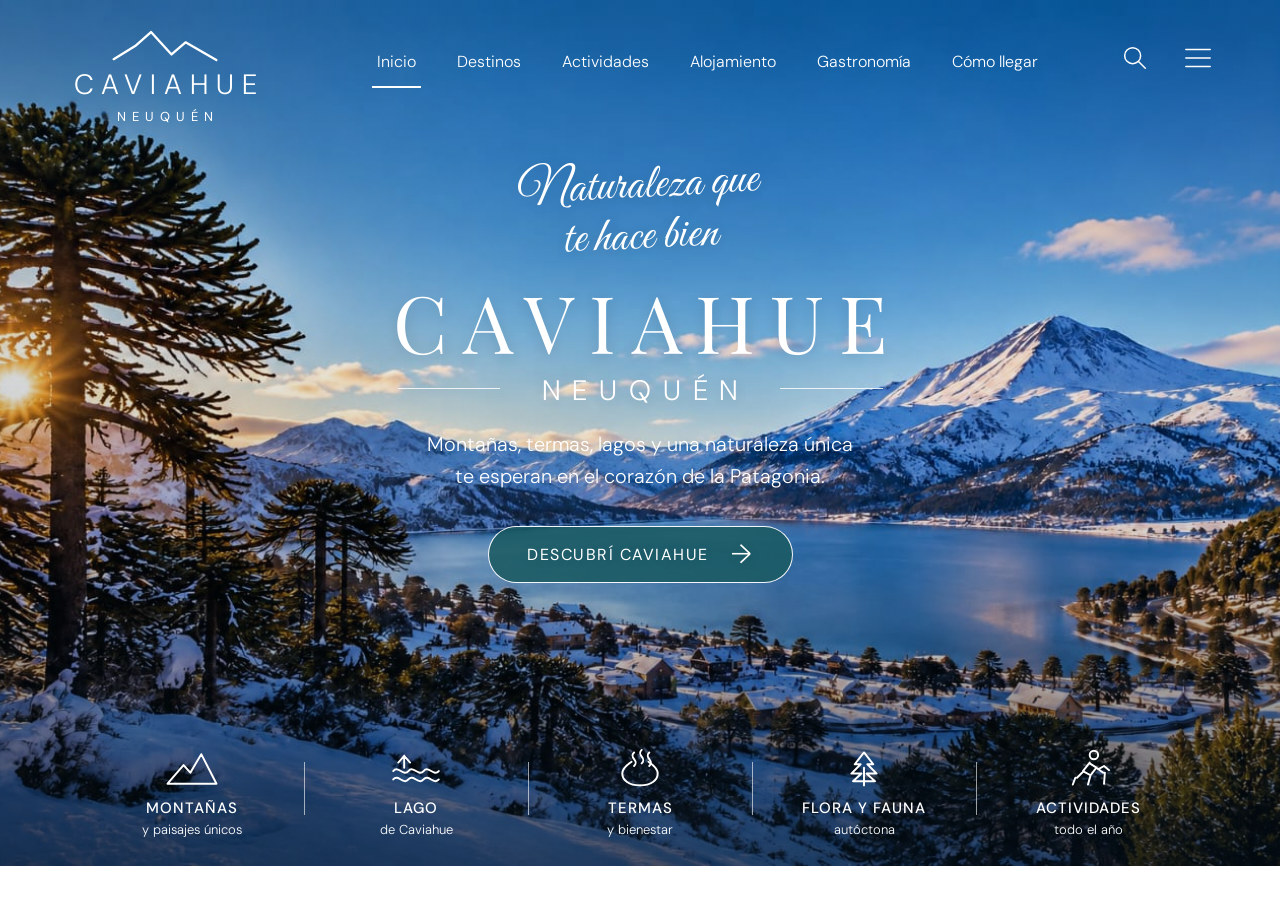
<file: index.html>
<!DOCTYPE html>
<html lang="es">
<head>
    <meta charset="UTF-8">
    <meta name="viewport" content="width=device-width, initial-scale=1.0">
    <title>Caviahue | Neuquén</title>

    <link rel="stylesheet" href="style.css">

    <link rel="preconnect" href="https://fonts.googleapis.com">
    <link rel="preconnect" href="https://fonts.gstatic.com" crossorigin>
    <link href="https://fonts.googleapis.com/css2?family=DM+Sans:wght@300;400;500;600&family=Great+Vibes&family=Playfair+Display:wght@400;500&display=swap" rel="stylesheet">
</head>
<body>

    <main class="hero" id="inicio">

        <div class="overlay"></div>

        <!-- ENCABEZADO -->
        <header class="header">

            <a class="brand" href="index.html">
                <svg class="brand-mountain" viewBox="0 0 120 42">
                    <path d="M5 34 28 20 45 5 67 29 82 16 115 35"/>
                </svg>
                <span class="brand-name">CAVIAHUE</span>
                <span class="brand-region">NEUQUÉN</span>
            </a>

            <nav class="nav" aria-label="Menú principal">
                <a class="active" href="index.html">Inicio</a>
                <a href="destinos.html">Destinos</a>
                <a href="actividades.html">Actividades</a>
                <a href="alojamiento.html">Alojamiento</a>
                <a href="gastronomia.html">Gastronomía</a>
                <a href="como-llegar.html">Cómo llegar</a>
            </nav>

            <div class="header-actions">

                <button class="icon-button" type="button"
                    aria-label="Buscar"
                    onclick="document.querySelector('.search-panel').classList.toggle('show')">
                    <svg viewBox="0 0 32 32">
                        <circle cx="13.5" cy="13.5" r="8.5"/>
                        <path d="m20 20 7 7"/>
                    </svg>
                </button>

                <button class="icon-button menu-toggle" type="button"
                    aria-label="Abrir menú"
                    onclick="document.querySelector('.nav').classList.toggle('nav-open')">
                    <svg viewBox="0 0 32 32">
                        <path d="M3 7h26M3 16h26M3 25h26"/>
                    </svg>
                </button>

            </div>

            <form class="search-panel" onsubmit="event.preventDefault(); alert('Próximamente: búsqueda de destinos.');">
                <input type="search" placeholder="¿Qué querés descubrir?">
                <button type="submit">Buscar</button>
            </form>

        </header>

        <!-- CONTENIDO CENTRAL -->
        <section class="hero-content">

            <p class="script-line">
                Naturaleza que<br>
                te hace bien
            </p>

            <h1>CAVIAHUE</h1>

            <div class="region-title">
                <span></span>
                <p>NEUQUÉN</p>
                <span></span>
            </div>

            <p class="intro">
                Montañas, termas, lagos y una naturaleza única<br class="desktop-break">
                te esperan en el corazón de la Patagonia.
            </p>

            <a class="discover-button" href="destinos.html">
                DESCUBRÍ CAVIAHUE
                <span>→</span>
            </a>

        </section>

        <!-- ACCESOS INFERIORES -->
        <nav class="highlights" aria-label="Experiencias">

            <a class="highlight" href="destinos.html">
                <svg viewBox="0 0 64 48">
                    <path d="M3 42 22 20 30 29 43 7 61 42H3Z"/>
                </svg>
                <strong>MONTAÑAS</strong>
                <span>y paisajes únicos</span>
            </a>

            <a class="highlight" href="destinos.html#lago">
                <svg viewBox="0 0 64 48">
                    <path d="M5 27c6-7 12 7 18 0s12 7 18 0 12 7 18 0"/>
                    <path d="M5 37c6-7 12 7 18 0s12 7 18 0 12 7 18 0"/>
                    <path d="M11 17l7-8 7 8M18 9v14"/>
                </svg>
                <strong>LAGO</strong>
                <span>de Caviahue</span>
            </a>

            <a class="highlight" href="actividades.html#termas">
                <svg viewBox="0 0 64 48">
                    <path d="M32 44c-13 0-21-6-21-14 0-6 5-10 11-14"/>
                    <path d="M32 44c13 0 21-6 21-14 0-6-5-10-11-14"/>
                    <path d="M25 5c-7 7 7 9 0 16"/>
                    <path d="M34 2c-7 7 7 9 0 16"/>
                    <path d="M43 5c-7 7 7 9 0 16"/>
                </svg>
                <strong>TERMAS</strong>
                <span>y bienestar</span>
            </a>

            <a class="highlight" href="destinos.html#flora-fauna">
                <svg viewBox="0 0 64 48">
                    <path d="M32 44V23M32 5 21 19h7L17 30h12L19 39h26L35 30h12L36 19h7L32 5Z"/>
                </svg>
                <strong>FLORA Y FAUNA</strong>
                <span>autóctona</span>
            </a>

            <a class="highlight" href="actividades.html">
                <svg viewBox="0 0 64 48">
                    <circle cx="39" cy="8" r="5"/>
                    <path d="m34 17-8 10 9 5 7-9 8 6M34 18l8 5M27 27l-8 8M35 32l-3 11M44 25l7-4 6 5M17 35l-3 8M52 29l-1 13"/>
                </svg>
                <strong>ACTIVIDADES</strong>
                <span>todo el año</span>
            </a>

        </nav>

    </main>

</body>
</html>
</file>
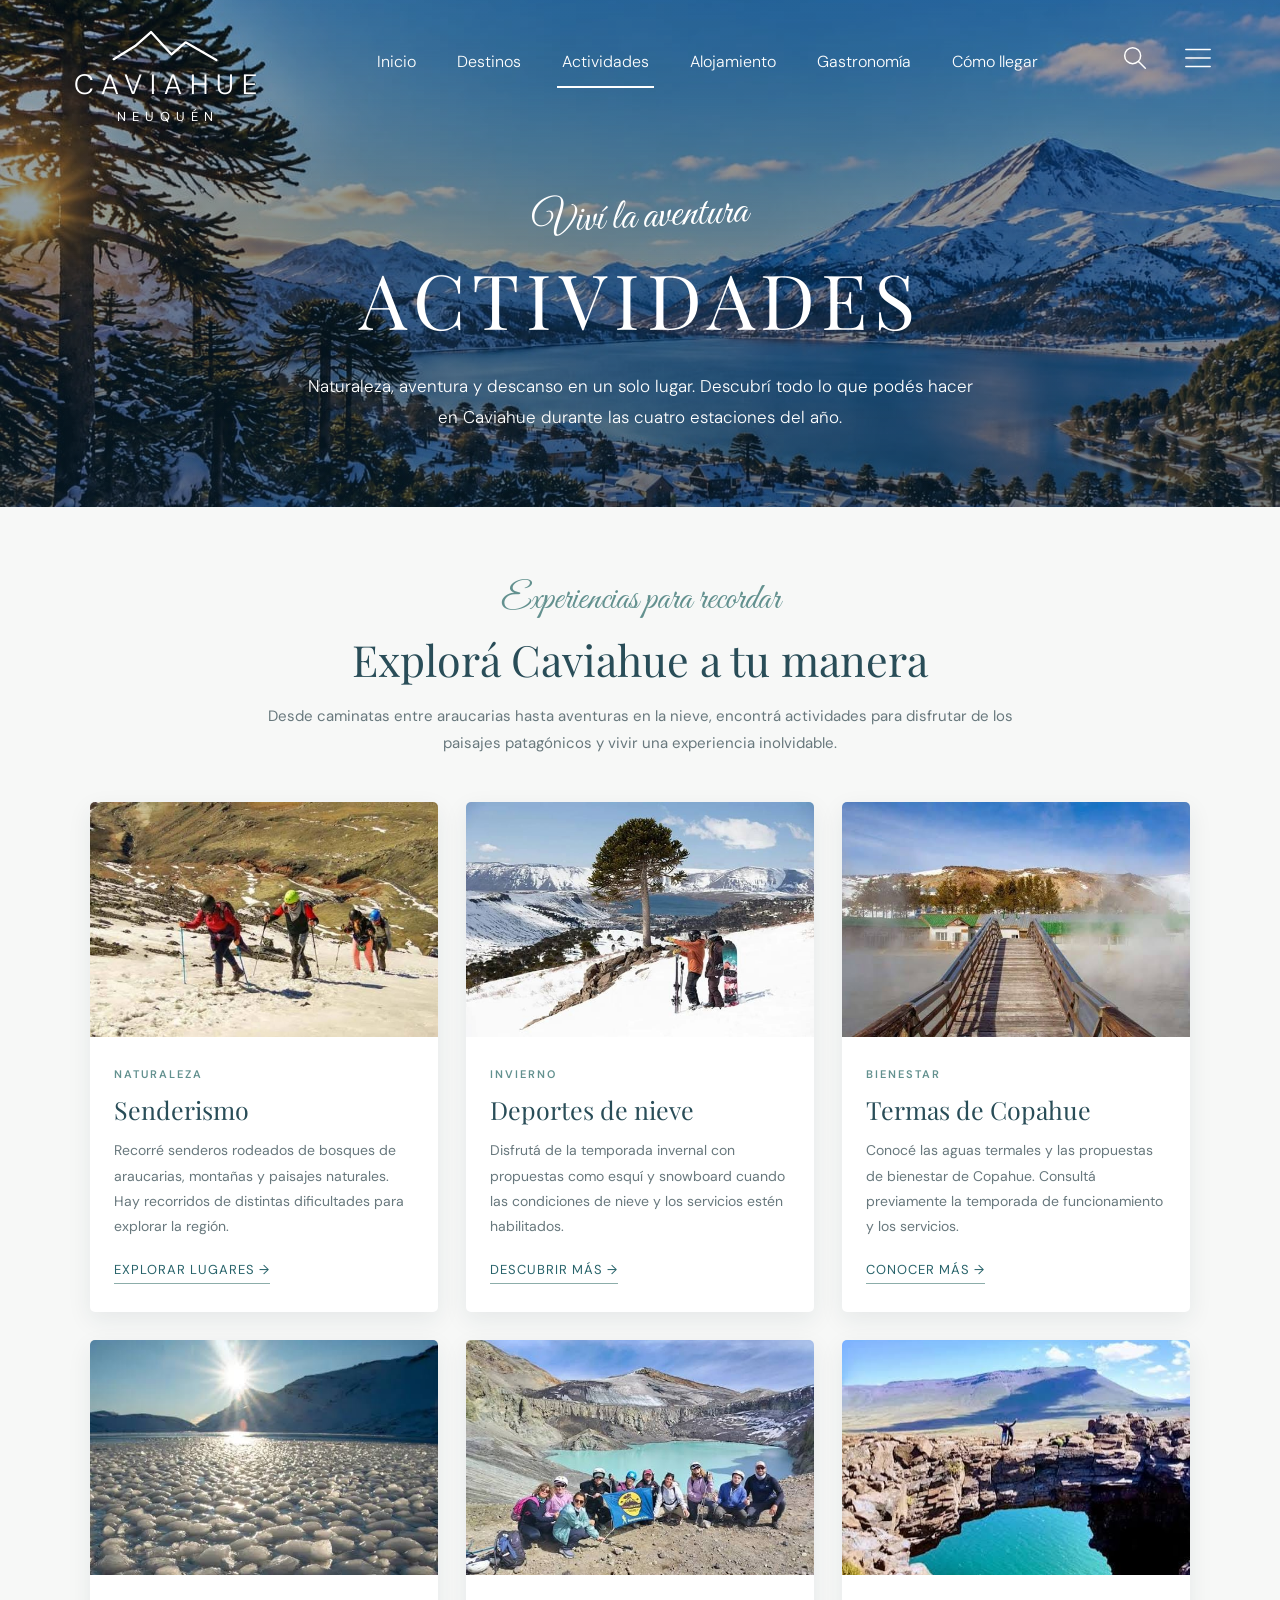
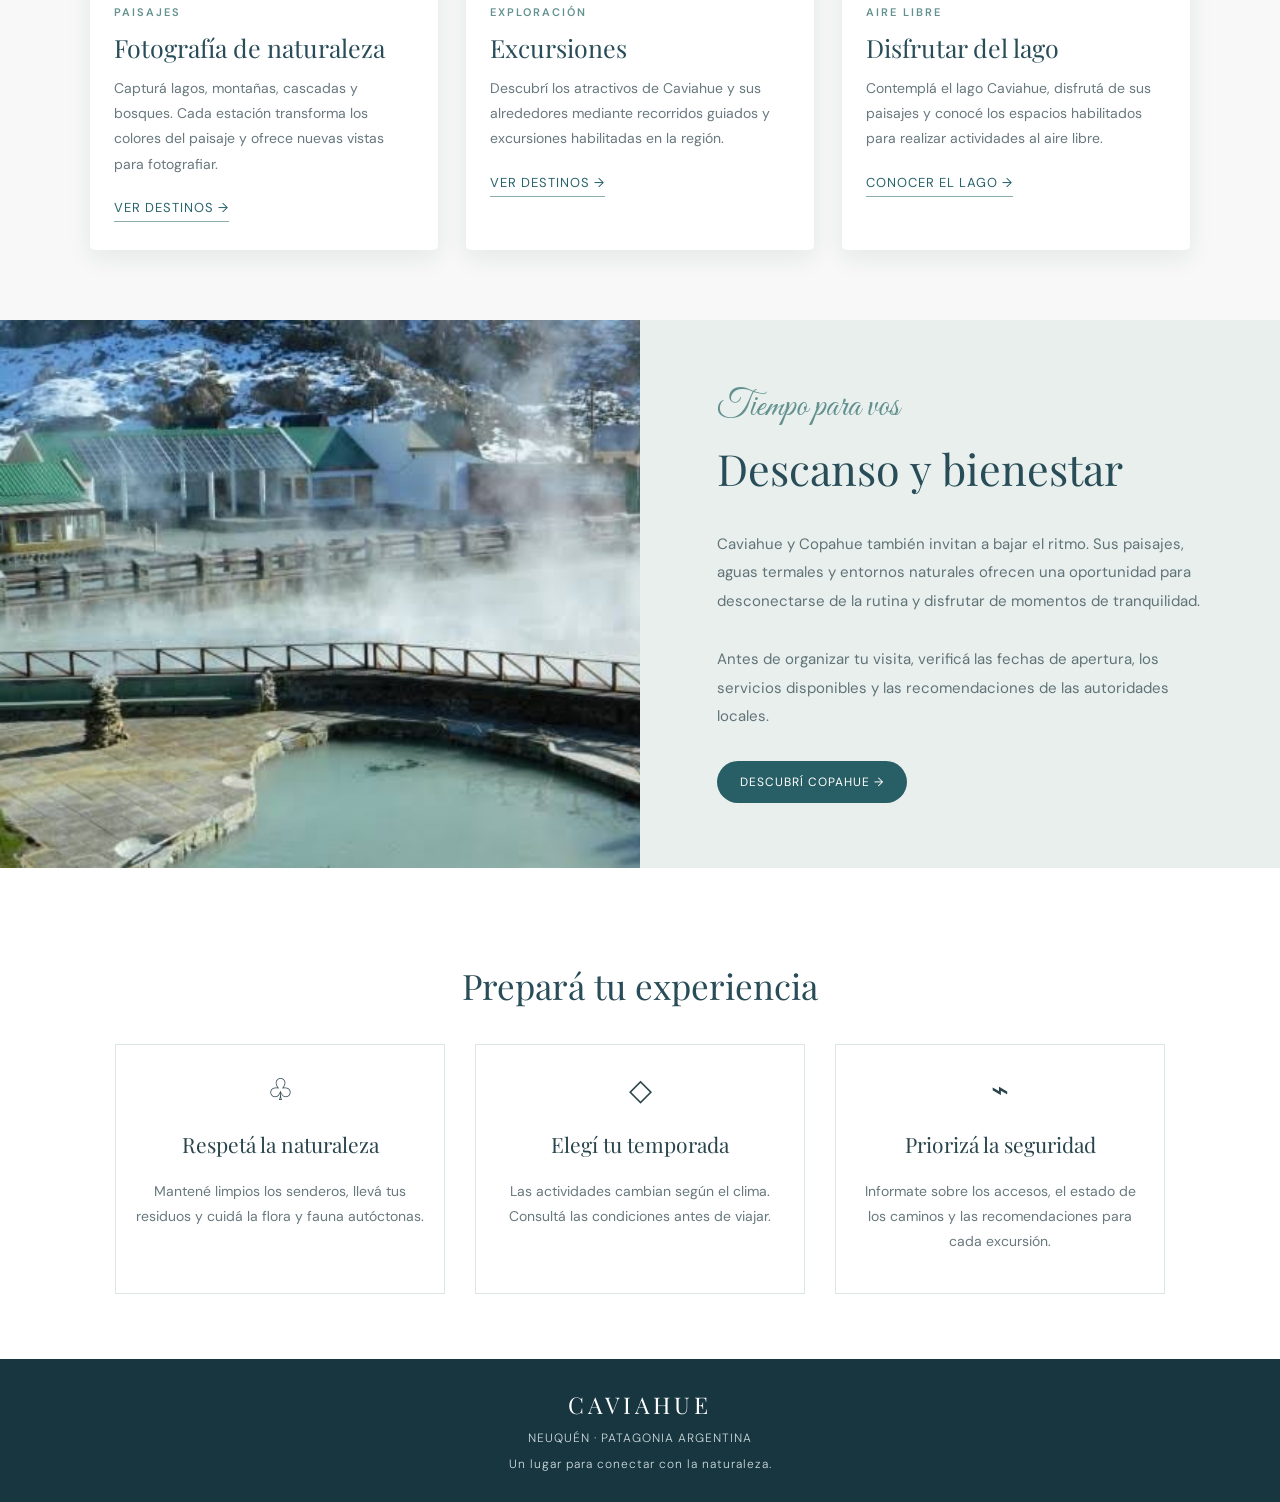
<file: actividades.html>
<!DOCTYPE html>
<html lang="es">
<head>
    <meta charset="UTF-8">
    <meta name="viewport" content="width=device-width, initial-scale=1.0">
    <title>Actividades | Caviahue - Neuquén</title>

    <link rel="stylesheet" href="style.css">

    <link rel="preconnect" href="https://fonts.googleapis.com">
    <link rel="preconnect" href="https://fonts.gstatic.com" crossorigin>
    <link href="https://fonts.googleapis.com/css2?family=DM+Sans:wght@300;400;500;600&family=Great+Vibes&family=Playfair+Display:wght@400;500&display=swap" rel="stylesheet">

    <style>
        /* PORTADA */
        .activities-hero {
            min-height: 470px;
            position: relative;
            background:
                linear-gradient(rgba(8, 36, 53, .35), rgba(8, 36, 53, .58)),
                url('img/fondo-caviahue.jpeg') center / cover no-repeat;
        }

        .activities-intro {
            position: relative;
            z-index: 1;
            text-align: center;
            padding: 45px 20px 75px;
        }

        .activities-intro .script-line {
            font-family: 'Great Vibes', cursive;
            font-size: 43px;
            margin: 0 0 8px;
        }

        .activities-intro h1 {
            margin: 0;
            font-family: 'Playfair Display', Georgia, serif;
            font-weight: 400;
            font-size: clamp(43px, 6vw, 76px);
            letter-spacing: 7px;
        }

        .activities-intro p {
            max-width: 680px;
            margin: 22px auto 0;
            font-size: 17px;
            line-height: 1.8;
            font-weight: 300;
        }

        /* INTRODUCCIÓN */
        .activities-main {
            background: #f7f8f7;
            color: #29444c;
            padding: 70px 7%;
        }

        .activities-heading {
            text-align: center;
            margin: 0 auto 45px;
            max-width: 760px;
        }

        .activities-heading span {
            color: #63918f;
            font-family: 'Great Vibes', cursive;
            font-size: 36px;
        }

        .activities-heading h2 {
            margin: 8px 0 15px;
            font-family: 'Playfair Display', Georgia, serif;
            font-weight: 400;
            font-size: clamp(30px, 4vw, 43px);
            color: #294d58;
        }

        .activities-heading p {
            color: #68787d;
            font-size: 15px;
            line-height: 1.8;
        }

        /* TARJETAS */
        .activities-grid {
            max-width: 1250px;
            margin: auto;
            display: grid;
            grid-template-columns: repeat(3, minmax(0, 1fr));
            gap: 28px;
        }

        .activity-card {
            background: #fff;
            overflow: hidden;
            border-radius: 5px;
            box-shadow: 0 8px 25px rgba(25, 54, 64, .08);
            transition: transform .25s, box-shadow .25s;
        }

        .activity-card:hover {
            transform: translateY(-5px);
            box-shadow: 0 14px 30px rgba(25, 54, 64, .14);
        }

        .activity-card img {
            display: block;
            width: 100%;
            height: 235px;
            object-fit: cover;
            background: #dce6e7;
        }

        .activity-content {
            padding: 25px 24px 28px;
        }

        .activity-category {
            color: #63918f;
            font-size: 11px;
            font-weight: 600;
            letter-spacing: 2px;
            text-transform: uppercase;
        }

        .activity-content h3 {
            margin: 10px 0 12px;
            font-family: 'Playfair Display', Georgia, serif;
            font-size: 25px;
            font-weight: 400;
            color: #294d58;
        }

        .activity-content p {
            margin: 0;
            color: #68787d;
            font-size: 14px;
            line-height: 1.8;
        }

        .activity-link {
            display: inline-block;
            margin-top: 22px;
            padding-bottom: 5px;
            color: #28636a;
            border-bottom: 1px solid #8cadaa;
            font-size: 13px;
            letter-spacing: 1px;
        }

        .activity-link:hover {
            color: #152f36;
        }

        /* TERMAS */
        .wellness {
            display: grid;
            grid-template-columns: 1fr 1fr;
            background: #e8efec;
            color: #29444c;
        }

        .wellness img {
            display: block;
            width: 100%;
            height: 100%;
            min-height: 350px;
            object-fit: cover;
            background: #dce6e7;
        }

        .wellness-content {
            padding: 65px clamp(25px, 6vw, 85px);
            display: flex;
            flex-direction: column;
            justify-content: center;
        }

        .wellness-content span {
            font-family: 'Great Vibes', cursive;
            font-size: 35px;
            color: #63918f;
        }

        .wellness-content h2 {
            margin: 10px 0 18px;
            font-family: 'Playfair Display', Georgia, serif;
            font-size: clamp(30px, 4vw, 43px);
            font-weight: 400;
            color: #294d58;
        }

        .wellness-content p {
            color: #617378;
            font-size: 15px;
            line-height: 1.9;
        }

        .wellness-content a {
            align-self: flex-start;
            margin-top: 15px;
            padding: 13px 23px;
            background: #285e65;
            color: white;
            border-radius: 30px;
            font-size: 12px;
            letter-spacing: 1px;
            transition: background .2s;
        }

        .wellness-content a:hover {
            background: #183e45;
        }

        /* RECOMENDACIONES */
        .activity-tips {
            padding: 65px 7%;
            background: #fff;
            color: #29444c;
            text-align: center;
        }

        .activity-tips h2 {
            font-family: 'Playfair Display', Georgia, serif;
            font-size: 35px;
            font-weight: 400;
            color: #294d58;
        }

        .tips-grid {
            max-width: 1050px;
            margin: 35px auto 0;
            display: grid;
            grid-template-columns: repeat(3, 1fr);
            gap: 30px;
        }

        .tip {
            padding: 25px 20px;
            border: 1px solid #dce6e3;
        }

        .tip .tip-icon {
            display: block;
            font-size: 30px;
            margin-bottom: 12px;
        }

        .tip h3 {
            font-family: 'Playfair Display', Georgia, serif;
            font-size: 21px;
            font-weight: 400;
        }

        .tip p {
            color: #68787d;
            font-size: 14px;
            line-height: 1.8;
        }

        /* PIE DE PÁGINA */
        .footer {
            padding: 30px 20px;
            background: #173640;
            color: white;
            text-align: center;
        }

        .footer strong {
            display: block;
            font-family: 'Playfair Display', Georgia, serif;
            font-size: 23px;
            font-weight: 400;
            letter-spacing: 4px;
        }

        .footer p {
            margin: 10px 0 0;
            font-size: 12px;
            font-weight: 300;
            letter-spacing: 1px;
            color: #d0dcde;
        }

        /* ADAPTACIÓN A TABLETS */
        @media (max-width: 950px) {
            .activities-grid {
                grid-template-columns: repeat(2, minmax(0, 1fr));
            }

            .activities-main {
                padding: 55px 5%;
            }
        }

        /* ADAPTACIÓN A CELULARES */
        @media (max-width: 760px) {
            .activities-hero {
                min-height: 430px;
                background-position: center;
            }

            .activities-intro {
                padding: 55px 18px 65px;
            }

            .activities-intro .script-line {
                font-size: 35px;
            }

            .activities-intro h1 {
                font-size: clamp(35px, 9vw, 55px);
                letter-spacing: 3px;
            }

            .activities-intro p {
                font-size: 15px;
            }

            .activities-grid {
                grid-template-columns: 1fr;
                gap: 24px;
            }

            .activity-card img {
                height: 225px;
            }

            .wellness {
                grid-template-columns: 1fr;
            }

            .wellness img {
                min-height: 250px;
                height: 250px;
            }

            .wellness-content {
                padding: 40px 25px;
            }

            .tips-grid {
                grid-template-columns: 1fr;
                gap: 15px;
            }

            .activity-tips {
                padding: 45px 6%;
            }
        }
    </style>
</head>

<body>

    <!-- PORTADA -->
    <section class="activities-hero">

        <div class="overlay"></div>

        <header class="header">

            <a class="brand" href="index.html">
                <svg class="brand-mountain" viewBox="0 0 120 42">
                    <path d="M5 34 28 20 45 5 67 29 82 16 115 35"/>
                </svg>
                <span class="brand-name">CAVIAHUE</span>
                <span class="brand-region">NEUQUÉN</span>
            </a>

            <nav class="nav" aria-label="Menú principal">
                <a href="index.html">Inicio</a>
                <a href="destinos.html">Destinos</a>
                <a class="active" href="actividades.html">Actividades</a>
                <a href="alojamiento.html">Alojamiento</a>
                <a href="gastronomia.html">Gastronomía</a>
                <a href="como-llegar.html">Cómo llegar</a>
            </nav>

            <div class="header-actions">

                <button class="icon-button" type="button"
                    aria-label="Buscar"
                    onclick="document.querySelector('.search-panel').classList.toggle('show')">
                    <svg viewBox="0 0 32 32">
                        <circle cx="13.5" cy="13.5" r="8.5"/>
                        <path d="m20 20 7 7"/>
                    </svg>
                </button>

                <button class="icon-button menu-toggle" type="button"
                    aria-label="Abrir menú"
                    onclick="document.querySelector('.nav').classList.toggle('nav-open')">
                    <svg viewBox="0 0 32 32">
                        <path d="M3 7h26M3 16h26M3 25h26"/>
                    </svg>
                </button>

            </div>

            <form class="search-panel"
                onsubmit="event.preventDefault(); alert('Próximamente: búsqueda de actividades.');">
                <input type="search" placeholder="¿Qué querés descubrir?">
                <button type="submit">Buscar</button>
            </form>

        </header>

        <div class="activities-intro">
            <div class="script-line">Viví la aventura</div>
            <h1>ACTIVIDADES</h1>
            <p>
                Naturaleza, aventura y descanso en un solo lugar.
                Descubrí todo lo que podés hacer en Caviahue
                durante las cuatro estaciones del año.
            </p>
        </div>

    </section>

    <!-- ACTIVIDADES PRINCIPALES -->
    <main class="activities-main">

        <section class="activities-heading">
            <span>Experiencias para recordar</span>
            <h2>Explorá Caviahue a tu manera</h2>
            <p>
                Desde caminatas entre araucarias hasta aventuras en la nieve,
                encontrá actividades para disfrutar de los paisajes
                patagónicos y vivir una experiencia inolvidable.
            </p>
        </section>

        <section class="activities-grid">

            <!-- SENDERISMO -->
            <article class="activity-card">
                <img src="img/senderismo.jpeg"
                    alt="Senderos entre montañas y bosques">

                <div class="activity-content">
                    <span class="activity-category">Naturaleza</span>
                    <h3>Senderismo</h3>
                    <p>
                        Recorré senderos rodeados de bosques de araucarias,
                        montañas y paisajes naturales. Hay recorridos de
                        distintas dificultades para explorar la región.
                    </p>
                    <a class="activity-link" href="destinos.html">EXPLORAR LUGARES →</a>
                </div>
            </article>

            <!-- NIEVE -->
            <article class="activity-card">
                <img src="img/deportes-de-nieve.jpeg"
                    alt="Actividades de invierno en la nieve">

                <div class="activity-content">
                    <span class="activity-category">Invierno</span>
                    <h3>Deportes de nieve</h3>
                    <p>
                        Disfrutá de la temporada invernal con propuestas
                        como esquí y snowboard cuando las condiciones
                        de nieve y los servicios estén habilitados.
                    </p>
                    <a class="activity-link" href="destinos.html">DESCUBRIR MÁS →</a>
                </div>
            </article>

            <!-- TERMAS -->
            <article class="activity-card" id="termas">
                <img src="img/termas.jpeg"
                    alt="Aguas termales de Copahue">

                <div class="activity-content">
                    <span class="activity-category">Bienestar</span>
                    <h3>Termas de Copahue</h3>
                    <p>
                        Conocé las aguas termales y las propuestas de
                        bienestar de Copahue. Consultá previamente
                        la temporada de funcionamiento y los servicios.
                    </p>
                    <a class="activity-link" href="#bienestar">CONOCER MÁS →</a>
                </div>
            </article>

            <!-- FOTOGRAFÍA -->
            <article class="activity-card">
                <img src="img/naturaleza.jpeg"
                    alt="Paisajes naturales de Caviahue">

                <div class="activity-content">
                    <span class="activity-category">Paisajes</span>
                    <h3>Fotografía de naturaleza</h3>
                    <p>
                        Capturá lagos, montañas, cascadas y bosques.
                        Cada estación transforma los colores del paisaje
                        y ofrece nuevas vistas para fotografiar.
                    </p>
                    <a class="activity-link" href="destinos.html">VER DESTINOS →</a>
                </div>
            </article>

            <!-- EXCURSIONES -->
            <article class="activity-card">
                <img src="img/excursiones.jpeg"
                    alt="Excursiones por la Patagonia">

                <div class="activity-content">
                    <span class="activity-category">Exploración</span>
                    <h3>Excursiones</h3>
                    <p>
                        Descubrí los atractivos de Caviahue y sus
                        alrededores mediante recorridos guiados
                        y excursiones habilitadas en la región.
                    </p>
                    <a class="activity-link" href="destinos.html">VER DESTINOS →</a>
                </div>
            </article>

            <!-- LAGO -->
            <article class="activity-card">
                <img src="img/disfrutar-lago.jpeg"
                    alt="Lago Caviahue y sus alrededores">

                <div class="activity-content">
                    <span class="activity-category">Aire libre</span>
                    <h3>Disfrutar del lago</h3>
                    <p>
                        Contemplá el lago Caviahue, disfrutá de sus
                        paisajes y conocé los espacios habilitados
                        para realizar actividades al aire libre.
                    </p>
                    <a class="activity-link" href="destinos.html#lago">CONOCER EL LAGO →</a>
                </div>
            </article>

        </section>

    </main>

    <!-- BIENESTAR -->
    <section class="wellness" id="bienestar">

        <img src="img/entorno-zona-termal.jpeg"
            alt="Entorno natural de la zona termal">

        <div class="wellness-content">
            <span>Tiempo para vos</span>
            <h2>Descanso y bienestar</h2>
            <p>
                Caviahue y Copahue también invitan a bajar el ritmo.
                Sus paisajes, aguas termales y entornos naturales
                ofrecen una oportunidad para desconectarse de la rutina
                y disfrutar de momentos de tranquilidad.
            </p>
            <p>
                Antes de organizar tu visita, verificá las fechas de
                apertura, los servicios disponibles y las recomendaciones
                de las autoridades locales.
            </p>
            <a href="destinos.html">DESCUBRÍ COPAHUE →</a>
        </div>

    </section>

    <!-- CONSEJOS PARA VISITANTES -->
    <section class="activity-tips">

        <h2>Prepará tu experiencia</h2>

        <div class="tips-grid">

            <article class="tip">
                <span class="tip-icon">♧</span>
                <h3>Respetá la naturaleza</h3>
                <p>
                    Mantené limpios los senderos, llevá tus residuos
                    y cuidá la flora y fauna autóctonas.
                </p>
            </article>

            <article class="tip">
                <span class="tip-icon">◇</span>
                <h3>Elegí tu temporada</h3>
                <p>
                    Las actividades cambian según el clima.
                    Consultá las condiciones antes de viajar.
                </p>
            </article>

            <article class="tip">
                <span class="tip-icon">⌁</span>
                <h3>Priorizá la seguridad</h3>
                <p>
                    Informate sobre los accesos, el estado de los caminos
                    y las recomendaciones para cada excursión.
                </p>
            </article>

        </div>

    </section>

    <!-- PIE DE PÁGINA -->
    <footer class="footer">
        <strong>CAVIAHUE</strong>
        <p>NEUQUÉN · PATAGONIA ARGENTINA</p>
        <p>Un lugar para conectar con la naturaleza.</p>
    </footer>

</body>
</html>
</file>
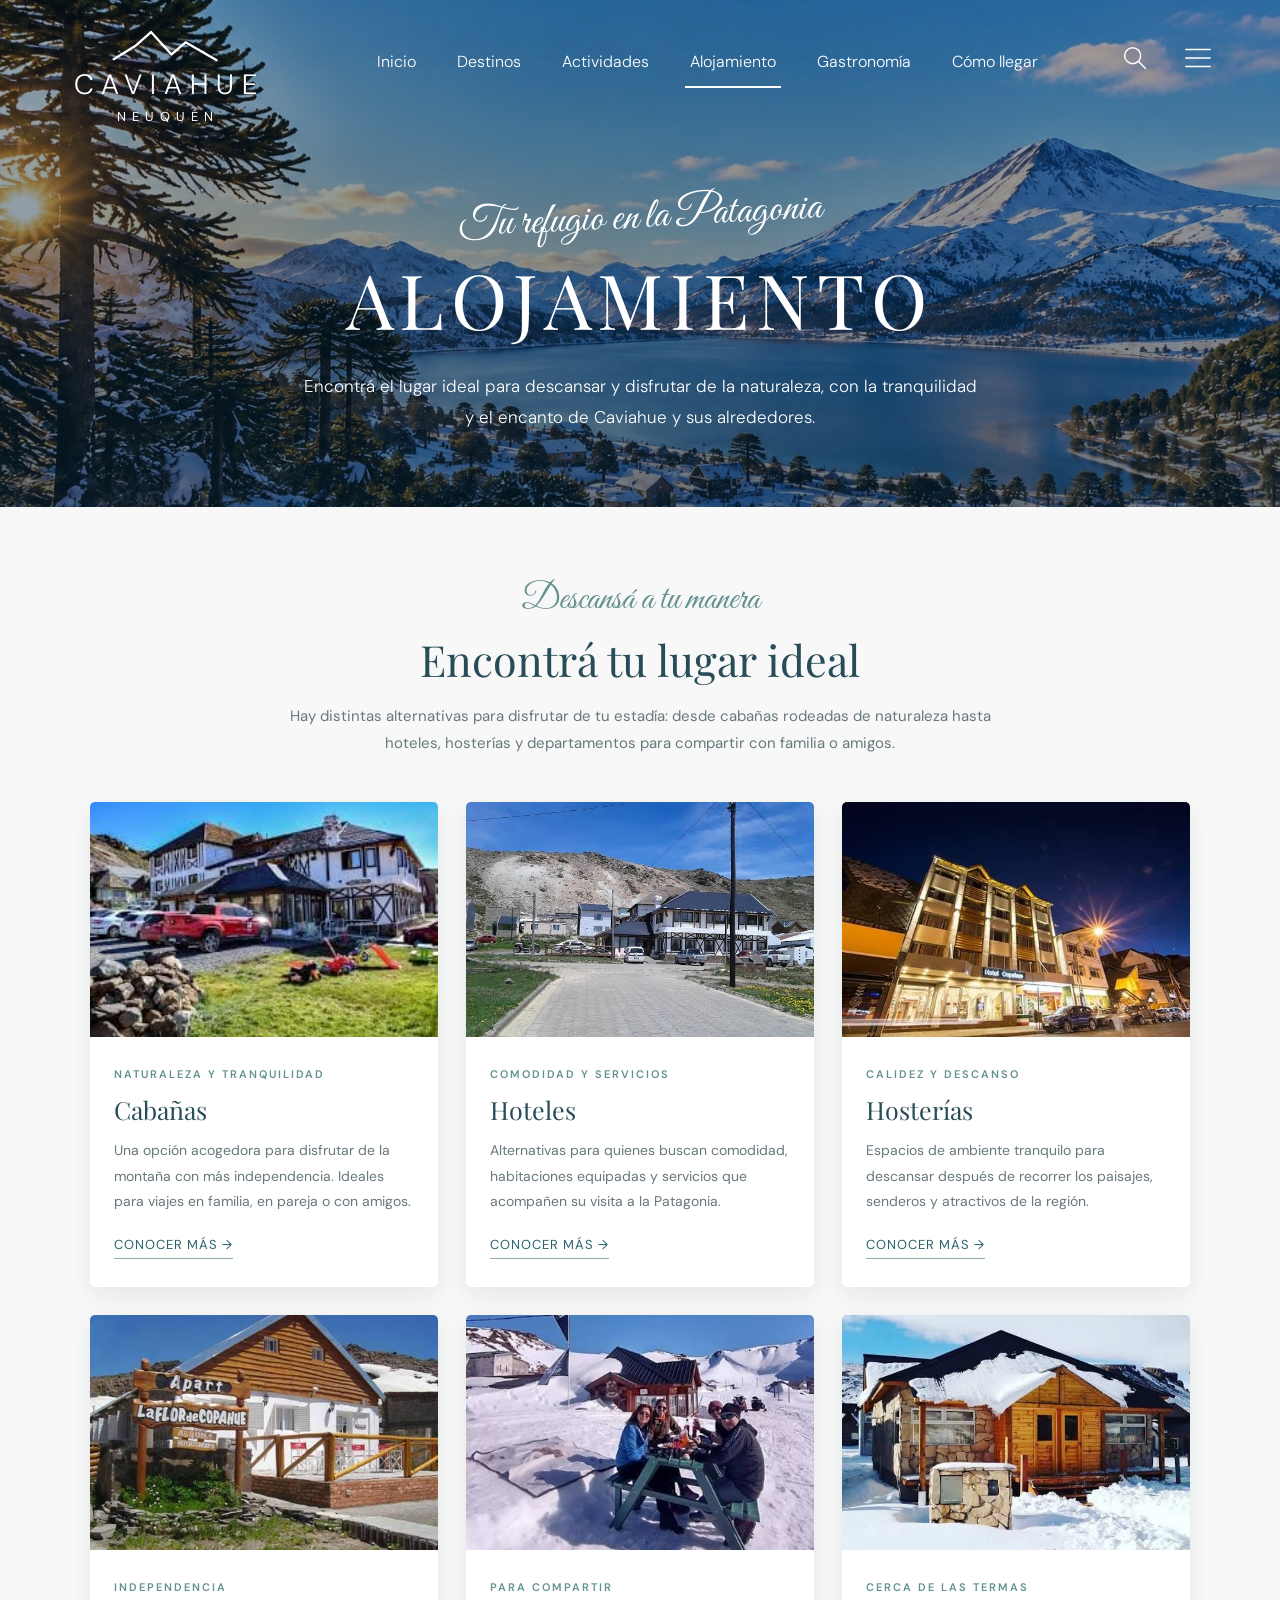
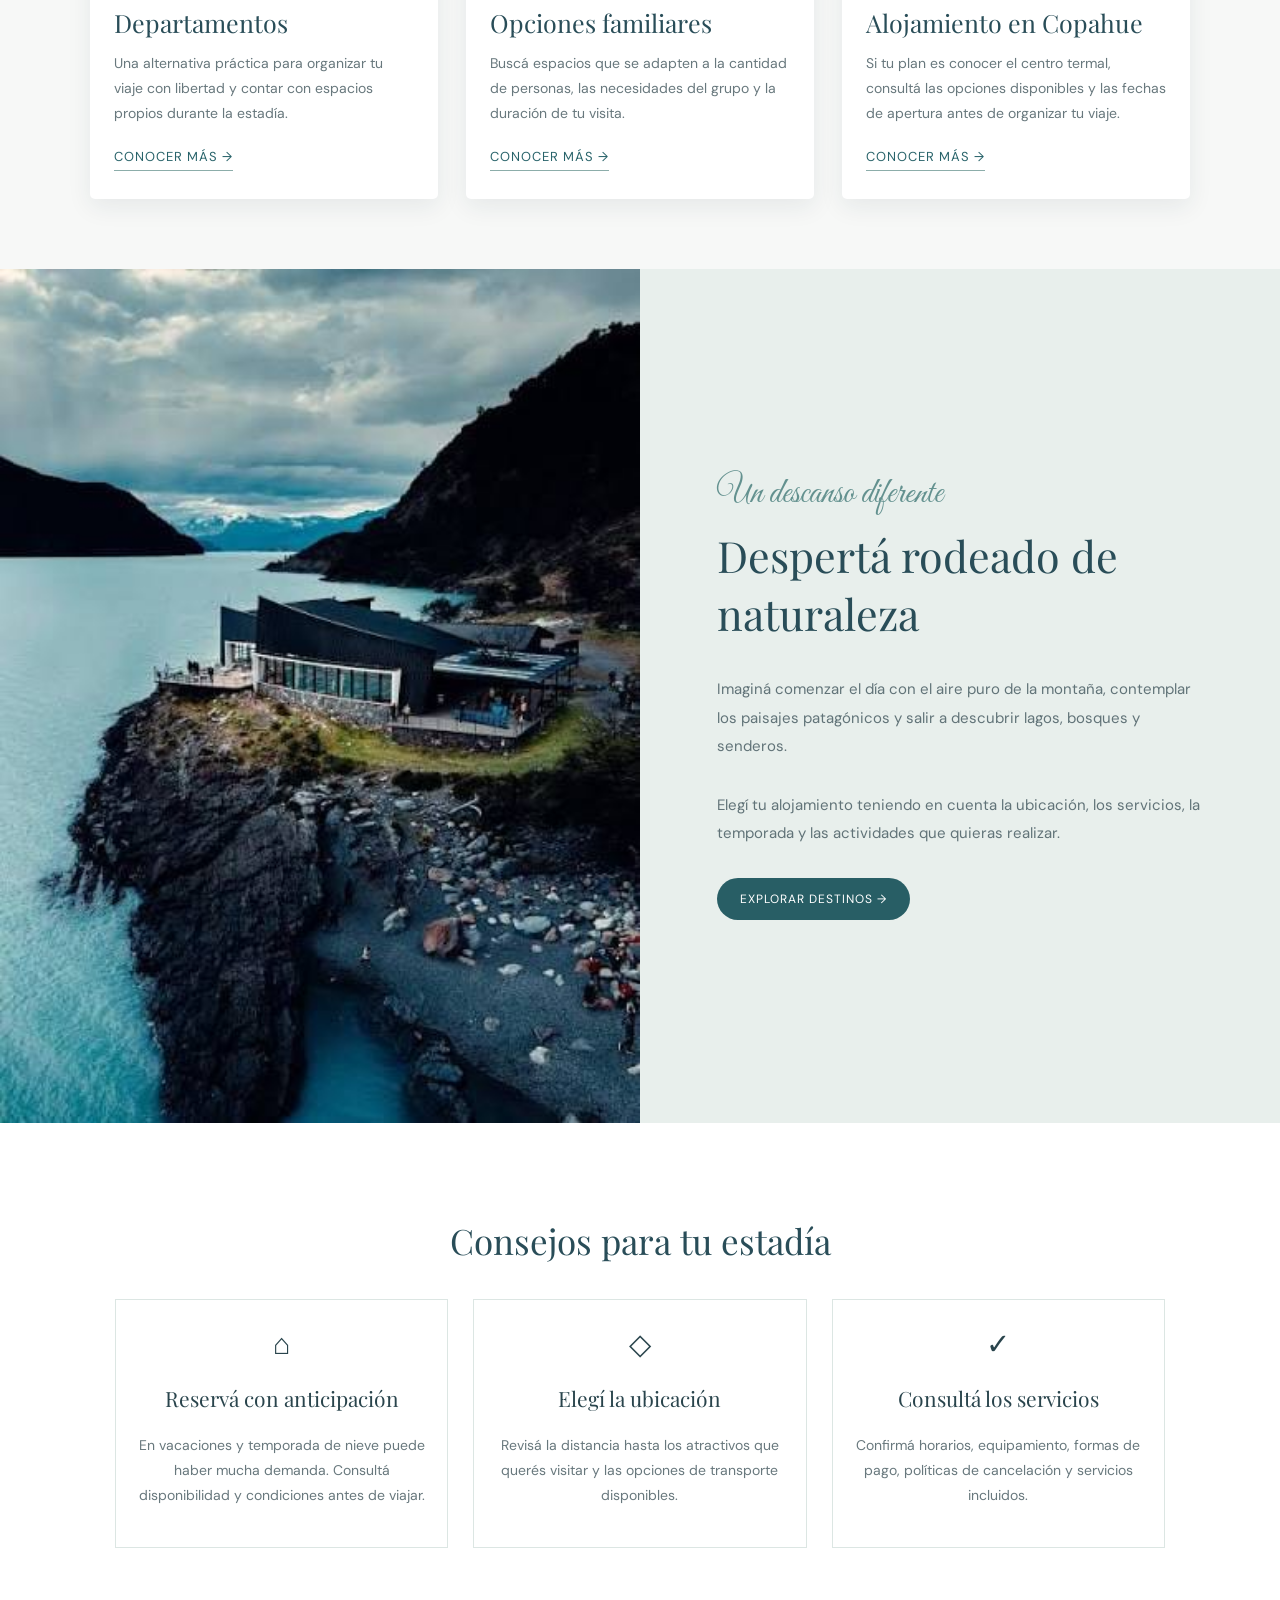
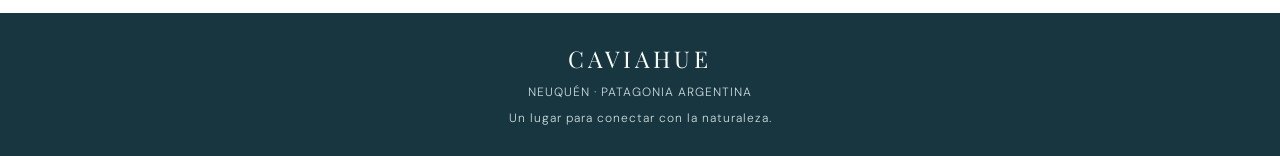
<file: alojamiento.html>
<!DOCTYPE html>
<html lang="es">
<head>
    <meta charset="UTF-8">
    <meta name="viewport" content="width=device-width, initial-scale=1.0">
    <title>Alojamiento | Caviahue - Neuquén</title>

    <link rel="stylesheet" href="style.css">

    <link rel="preconnect" href="https://fonts.googleapis.com">
    <link rel="preconnect" href="https://fonts.gstatic.com" crossorigin>
    <link href="https://fonts.googleapis.com/css2?family=DM+Sans:wght@300;400;500;600&family=Great+Vibes&family=Playfair+Display:wght@400;500&display=swap" rel="stylesheet">

    <style>
        /* PORTADA */
        .stay-hero {
            min-height: 470px;
            position: relative;
            background:
                linear-gradient(rgba(8, 36, 53, .35), rgba(8, 36, 53, .58)),
                url('img/fondo-caviahue.jpeg') center / cover no-repeat;
        }

        .stay-intro {
            position: relative;
            z-index: 1;
            text-align: center;
            padding: 45px 20px 75px;
        }

        .stay-intro .script-line {
            font-family: 'Great Vibes', cursive;
            font-size: 43px;
            margin: 0 0 8px;
        }

        .stay-intro h1 {
            margin: 0;
            font-family: 'Playfair Display', Georgia, serif;
            font-weight: 400;
            font-size: clamp(43px, 6vw, 76px);
            letter-spacing: 7px;
        }

        .stay-intro p {
            max-width: 680px;
            margin: 22px auto 0;
            font-size: 17px;
            line-height: 1.8;
            font-weight: 300;
        }

        /* CONTENIDO PRINCIPAL */
        .stay-main {
            background: #f7f8f7;
            color: #29444c;
            padding: 70px 7%;
        }

        .stay-heading {
            text-align: center;
            max-width: 760px;
            margin: 0 auto 45px;
        }

        .stay-heading span {
            color: #63918f;
            font-family: 'Great Vibes', cursive;
            font-size: 36px;
        }

        .stay-heading h2 {
            margin: 8px 0 15px;
            font-family: 'Playfair Display', Georgia, serif;
            font-size: clamp(30px, 4vw, 43px);
            font-weight: 400;
            color: #294d58;
        }

        .stay-heading p {
            color: #68787d;
            font-size: 15px;
            line-height: 1.8;
        }

        /* TARJETAS */
        .stay-grid {
            max-width: 1250px;
            margin: auto;
            display: grid;
            grid-template-columns: repeat(3, minmax(0, 1fr));
            gap: 28px;
        }

        .stay-card {
            overflow: hidden;
            background: white;
            border-radius: 5px;
            box-shadow: 0 8px 25px rgba(25, 54, 64, .08);
            transition: transform .25s, box-shadow .25s;
        }

        .stay-card:hover {
            transform: translateY(-5px);
            box-shadow: 0 14px 30px rgba(25, 54, 64, .14);
        }

        .stay-card img {
            display: block;
            width: 100%;
            height: 235px;
            object-fit: cover;
            background: #dce6e7;
        }

        .stay-info {
            padding: 25px 24px 28px;
        }

        .stay-category {
            color: #63918f;
            font-size: 11px;
            font-weight: 600;
            letter-spacing: 2px;
            text-transform: uppercase;
        }

        .stay-info h3 {
            margin: 10px 0 12px;
            font-family: 'Playfair Display', Georgia, serif;
            font-size: 25px;
            font-weight: 400;
            color: #294d58;
        }

        .stay-info p {
            margin: 0;
            color: #68787d;
            font-size: 14px;
            line-height: 1.8;
        }

        .stay-link {
            display: inline-block;
            margin-top: 22px;
            padding-bottom: 5px;
            color: #28636a;
            border-bottom: 1px solid #8cadaa;
            font-size: 13px;
            letter-spacing: 1px;
        }

        .stay-link:hover {
            color: #152f36;
        }

        /* SECCIÓN DESTACADA */
        .stay-feature {
            display: grid;
            grid-template-columns: 1fr 1fr;
            background: #e8efec;
            color: #29444c;
        }

        .stay-feature img {
            display: block;
            width: 100%;
            height: 100%;
            min-height: 370px;
            object-fit: cover;
            background: #dce6e7;
        }

        .stay-feature-content {
            padding: 60px clamp(25px, 6vw, 85px);
            display: flex;
            flex-direction: column;
            justify-content: center;
        }

        .stay-feature-content > span {
            font-family: 'Great Vibes', cursive;
            font-size: 35px;
            color: #63918f;
        }

        .stay-feature-content h2 {
            margin: 10px 0 18px;
            font-family: 'Playfair Display', Georgia, serif;
            font-size: clamp(30px, 4vw, 43px);
            font-weight: 400;
            color: #294d58;
        }

        .stay-feature-content p {
            color: #617378;
            font-size: 15px;
            line-height: 1.9;
        }

        .stay-feature-content a {
            align-self: flex-start;
            margin-top: 15px;
            padding: 13px 23px;
            background: #285e65;
            color: white;
            border-radius: 30px;
            font-size: 12px;
            letter-spacing: 1px;
            transition: background .2s;
        }

        .stay-feature-content a:hover {
            background: #183e45;
        }

        /* CONSEJOS */
        .stay-tips {
            padding: 65px 7%;
            background: white;
            color: #29444c;
            text-align: center;
        }

        .stay-tips h2 {
            font-family: 'Playfair Display', Georgia, serif;
            font-size: 35px;
            font-weight: 400;
            color: #294d58;
        }

        .stay-tips-grid {
            max-width: 1050px;
            margin: 35px auto 0;
            display: grid;
            grid-template-columns: repeat(3, 1fr);
            gap: 25px;
        }

        .stay-tip {
            padding: 25px 20px;
            border: 1px solid #dce6e3;
        }

        .stay-tip .tip-icon {
            display: block;
            font-size: 29px;
            margin-bottom: 12px;
        }

        .stay-tip h3 {
            font-family: 'Playfair Display', Georgia, serif;
            font-size: 21px;
            font-weight: 400;
        }

        .stay-tip p {
            color: #68787d;
            font-size: 14px;
            line-height: 1.8;
        }

        /* PIE DE PÁGINA */
        .footer {
            padding: 30px 20px;
            background: #173640;
            color: white;
            text-align: center;
        }

        .footer strong {
            display: block;
            font-family: 'Playfair Display', Georgia, serif;
            font-size: 23px;
            font-weight: 400;
            letter-spacing: 4px;
        }

        .footer p {
            margin: 10px 0 0;
            font-size: 12px;
            font-weight: 300;
            letter-spacing: 1px;
            color: #d0dcde;
        }

        /* TABLETS */
        @media (max-width: 950px) {
            .stay-grid {
                grid-template-columns: repeat(2, minmax(0, 1fr));
            }

            .stay-main {
                padding: 55px 5%;
            }
        }

        /* CELULARES */
        @media (max-width: 760px) {
            .stay-hero {
                min-height: 430px;
                background-position: center;
            }

            .stay-intro {
                padding: 55px 18px 65px;
            }

            .stay-intro .script-line {
                font-size: 35px;
            }

            .stay-intro h1 {
                font-size: clamp(35px, 9vw, 55px);
                letter-spacing: 3px;
            }

            .stay-intro p {
                font-size: 15px;
            }

            .stay-grid {
                grid-template-columns: 1fr;
                gap: 24px;
            }

            .stay-card img {
                height: 225px;
            }

            .stay-feature {
                grid-template-columns: 1fr;
            }

            .stay-feature img {
                min-height: 250px;
                height: 250px;
            }

            .stay-feature-content {
                padding: 40px 25px;
            }

            .stay-tips-grid {
                grid-template-columns: 1fr;
                gap: 15px;
            }

            .stay-tips {
                padding: 45px 6%;
            }
        }
    </style>
</head>

<body>

    <!-- PORTADA -->
    <section class="stay-hero">

        <div class="overlay"></div>

        <header class="header">

            <a class="brand" href="index.html">
                <svg class="brand-mountain" viewBox="0 0 120 42">
                    <path d="M5 34 28 20 45 5 67 29 82 16 115 35"/>
                </svg>
                <span class="brand-name">CAVIAHUE</span>
                <span class="brand-region">NEUQUÉN</span>
            </a>

            <nav class="nav" aria-label="Menú principal">
                <a href="index.html">Inicio</a>
                <a href="destinos.html">Destinos</a>
                <a href="actividades.html">Actividades</a>
                <a class="active" href="alojamiento.html">Alojamiento</a>
                <a href="gastronomia.html">Gastronomía</a>
                <a href="como-llegar.html">Cómo llegar</a>
            </nav>

            <div class="header-actions">

                <button class="icon-button" type="button"
                    aria-label="Buscar"
                    onclick="document.querySelector('.search-panel').classList.toggle('show')">
                    <svg viewBox="0 0 32 32">
                        <circle cx="13.5" cy="13.5" r="8.5"/>
                        <path d="m20 20 7 7"/>
                    </svg>
                </button>

                <button class="icon-button menu-toggle" type="button"
                    aria-label="Abrir menú"
                    onclick="document.querySelector('.nav').classList.toggle('nav-open')">
                    <svg viewBox="0 0 32 32">
                        <path d="M3 7h26M3 16h26M3 25h26"/>
                    </svg>
                </button>

            </div>

            <form class="search-panel"
                onsubmit="event.preventDefault(); alert('Próximamente: búsqueda de alojamientos.');">
                <input type="search" placeholder="¿Dónde querés alojarte?">
                <button type="submit">Buscar</button>
            </form>

        </header>

        <div class="stay-intro">
            <div class="script-line">Tu refugio en la Patagonia</div>
            <h1>ALOJAMIENTO</h1>
            <p>
                Encontrá el lugar ideal para descansar y disfrutar
                de la naturaleza, con la tranquilidad y el encanto
                de Caviahue y sus alrededores.
            </p>
        </div>

    </section>

    <!-- TIPOS DE ALOJAMIENTO -->
    <main class="stay-main">

        <section class="stay-heading">
            <span>Descansá a tu manera</span>
            <h2>Encontrá tu lugar ideal</h2>
            <p>
                Hay distintas alternativas para disfrutar de tu estadía:
                desde cabañas rodeadas de naturaleza hasta hoteles,
                hosterías y departamentos para compartir con familia
                o amigos.
            </p>
        </section>

        <section class="stay-grid">

            <!-- CABAÑAS -->
            <article class="stay-card">
                <img src="img/cabanas.jpeg"
                    alt="Cabañas rodeadas de naturaleza">

                <div class="stay-info">
                    <span class="stay-category">Naturaleza y tranquilidad</span>
                    <h3>Cabañas</h3>
                    <p>
                        Una opción acogedora para disfrutar de la montaña
                        con más independencia. Ideales para viajes en
                        familia, en pareja o con amigos.
                    </p>
                    <a class="stay-link" href="#consejos">CONOCER MÁS →</a>
                </div>
            </article>

            <!-- HOTELES -->
            <article class="stay-card">
                <img src="img/hoteles.jpeg"
                    alt="Hotel en un entorno de montaña">

                <div class="stay-info">
                    <span class="stay-category">Comodidad y servicios</span>
                    <h3>Hoteles</h3>
                    <p>
                        Alternativas para quienes buscan comodidad,
                        habitaciones equipadas y servicios que acompañen
                        su visita a la Patagonia.
                    </p>
                    <a class="stay-link" href="#consejos">CONOCER MÁS →</a>
                </div>
            </article>

            <!-- HOSTERÍAS -->
            <article class="stay-card">
                <img src="img/hosterias.jpeg"
                    alt="Hostería de montaña">

                <div class="stay-info">
                    <span class="stay-category">Calidez y descanso</span>
                    <h3>Hosterías</h3>
                    <p>
                        Espacios de ambiente tranquilo para descansar
                        después de recorrer los paisajes, senderos
                        y atractivos de la región.
                    </p>
                    <a class="stay-link" href="#consejos">CONOCER MÁS →</a>
                </div>
            </article>

            <!-- DEPARTAMENTOS -->
            <article class="stay-card">
                <img src="img/departamentos.jpeg"
                    alt="Departamento equipado para visitantes">

                <div class="stay-info">
                    <span class="stay-category">Independencia</span>
                    <h3>Departamentos</h3>
                    <p>
                        Una alternativa práctica para organizar tu viaje
                        con libertad y contar con espacios propios
                        durante la estadía.
                    </p>
                    <a class="stay-link" href="#consejos">CONOCER MÁS →</a>
                </div>
            </article>

            <!-- ALOJAMIENTOS FAMILIARES -->
            <article class="stay-card">
                <img src="img/opciones-familiares.jpeg"
                    alt="Alojamiento para grupos y familias">

                <div class="stay-info">
                    <span class="stay-category">Para compartir</span>
                    <h3>Opciones familiares</h3>
                    <p>
                        Buscá espacios que se adapten a la cantidad
                        de personas, las necesidades del grupo
                        y la duración de tu visita.
                    </p>
                    <a class="stay-link" href="#consejos">CONOCER MÁS →</a>
                </div>
            </article>

            <!-- COPAHUE -->
            <article class="stay-card">
                <img src="img/alojamiento.jpeg"
                    alt="Alojamiento en la zona de Copahue">

                <div class="stay-info">
                    <span class="stay-category">Cerca de las termas</span>
                    <h3>Alojamiento en Copahue</h3>
                    <p>
                        Si tu plan es conocer el centro termal,
                        consultá las opciones disponibles y las fechas
                        de apertura antes de organizar tu viaje.
                    </p>
                    <a class="stay-link" href="#consejos">CONOCER MÁS →</a>
                </div>
            </article>

        </section>

    </main>

    <!-- DESTACADO -->
    <section class="stay-feature">

        <img src="img/refugio.jpeg"
            alt="Refugio rodeado por el paisaje patagónico">

        <div class="stay-feature-content">
            <span>Un descanso diferente</span>
            <h2>Despertá rodeado de naturaleza</h2>
            <p>
                Imaginá comenzar el día con el aire puro de la montaña,
                contemplar los paisajes patagónicos y salir a descubrir
                lagos, bosques y senderos.
            </p>
            <p>
                Elegí tu alojamiento teniendo en cuenta la ubicación,
                los servicios, la temporada y las actividades que
                quieras realizar.
            </p>
            <a href="destinos.html">EXPLORAR DESTINOS →</a>
        </div>

    </section>

    <!-- CONSEJOS -->
    <section class="stay-tips" id="consejos">

        <h2>Consejos para tu estadía</h2>

        <div class="stay-tips-grid">

            <article class="stay-tip">
                <span class="tip-icon">⌂</span>
                <h3>Reservá con anticipación</h3>
                <p>
                    En vacaciones y temporada de nieve puede haber
                    mucha demanda. Consultá disponibilidad y condiciones
                    antes de viajar.
                </p>
            </article>

            <article class="stay-tip">
                <span class="tip-icon">◇</span>
                <h3>Elegí la ubicación</h3>
                <p>
                    Revisá la distancia hasta los atractivos que querés
                    visitar y las opciones de transporte disponibles.
                </p>
            </article>

            <article class="stay-tip">
                <span class="tip-icon">✓</span>
                <h3>Consultá los servicios</h3>
                <p>
                    Confirmá horarios, equipamiento, formas de pago,
                    políticas de cancelación y servicios incluidos.
                </p>
            </article>

        </div>

    </section>

    <!-- PIE DE PÁGINA -->
    <footer class="footer">
        <strong>CAVIAHUE</strong>
        <p>NEUQUÉN · PATAGONIA ARGENTINA</p>
        <p>Un lugar para conectar con la naturaleza.</p>
    </footer>

</body>
</html>
</file>
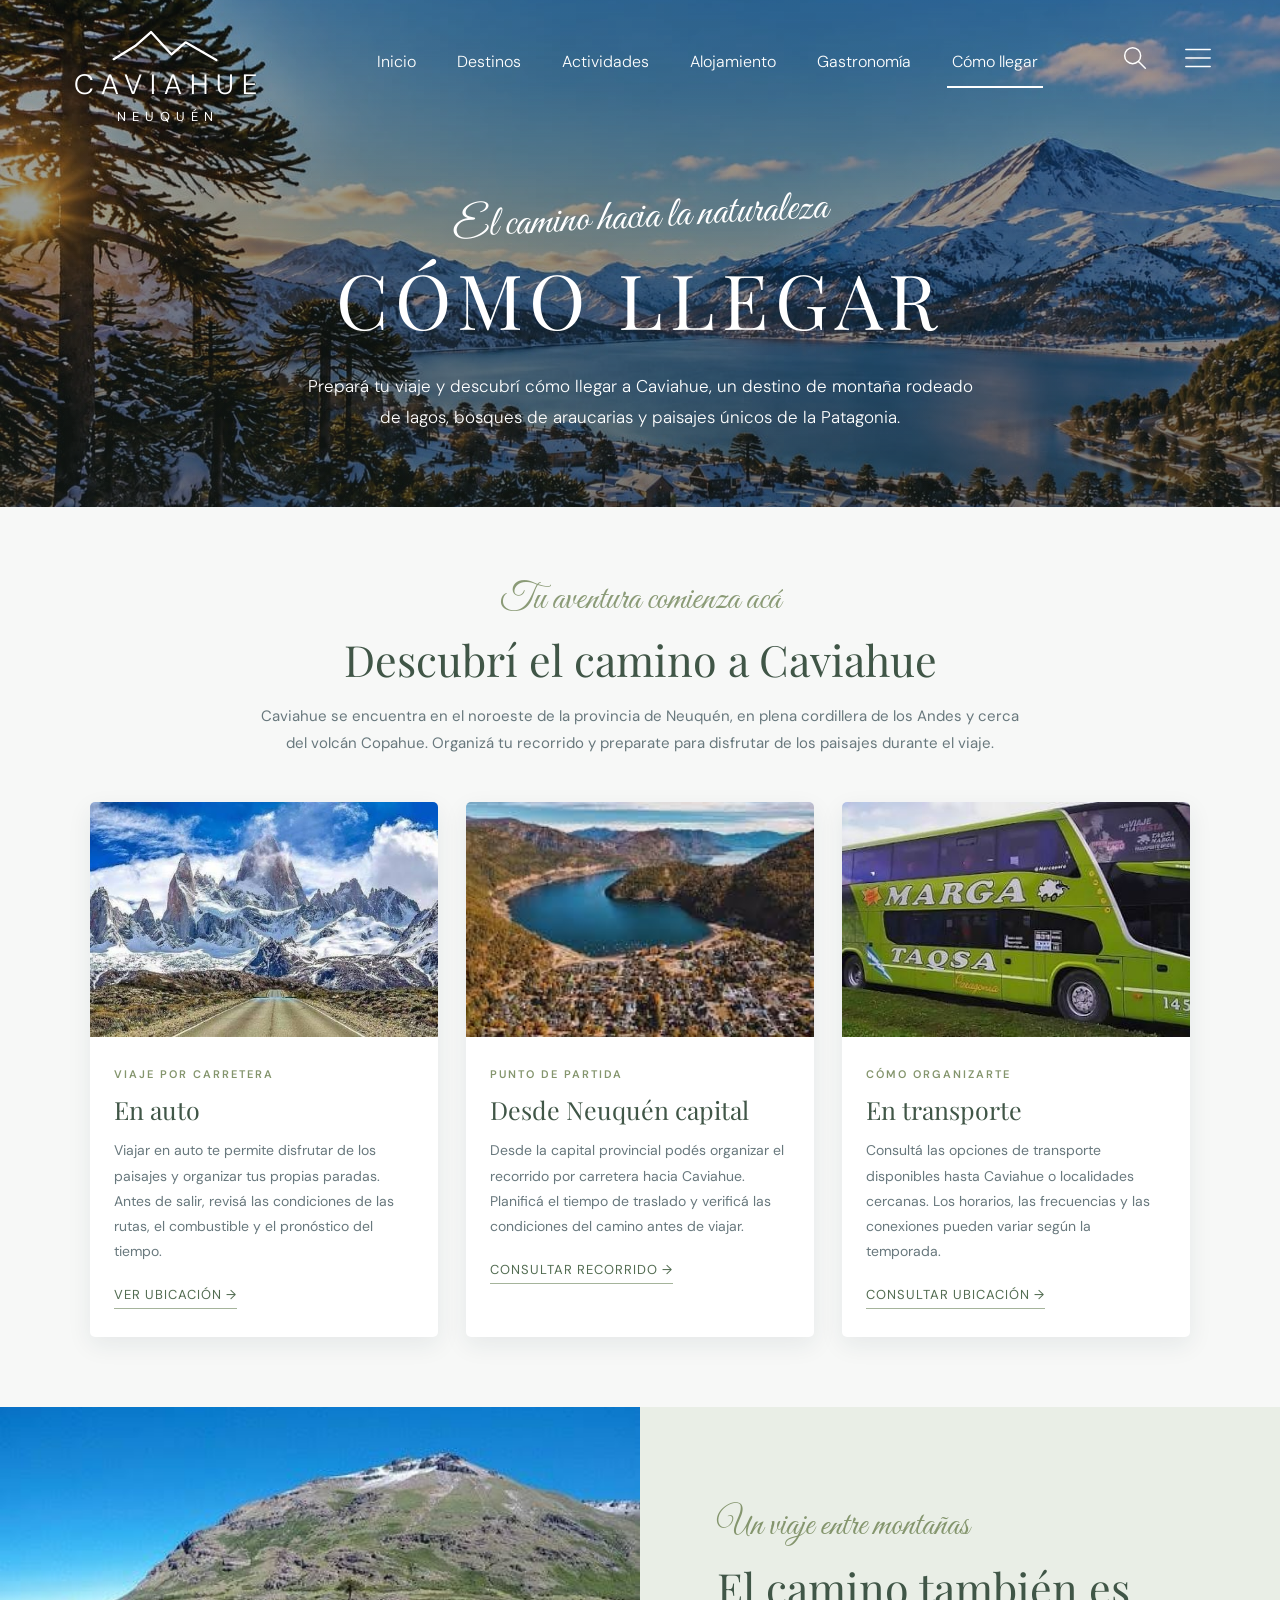
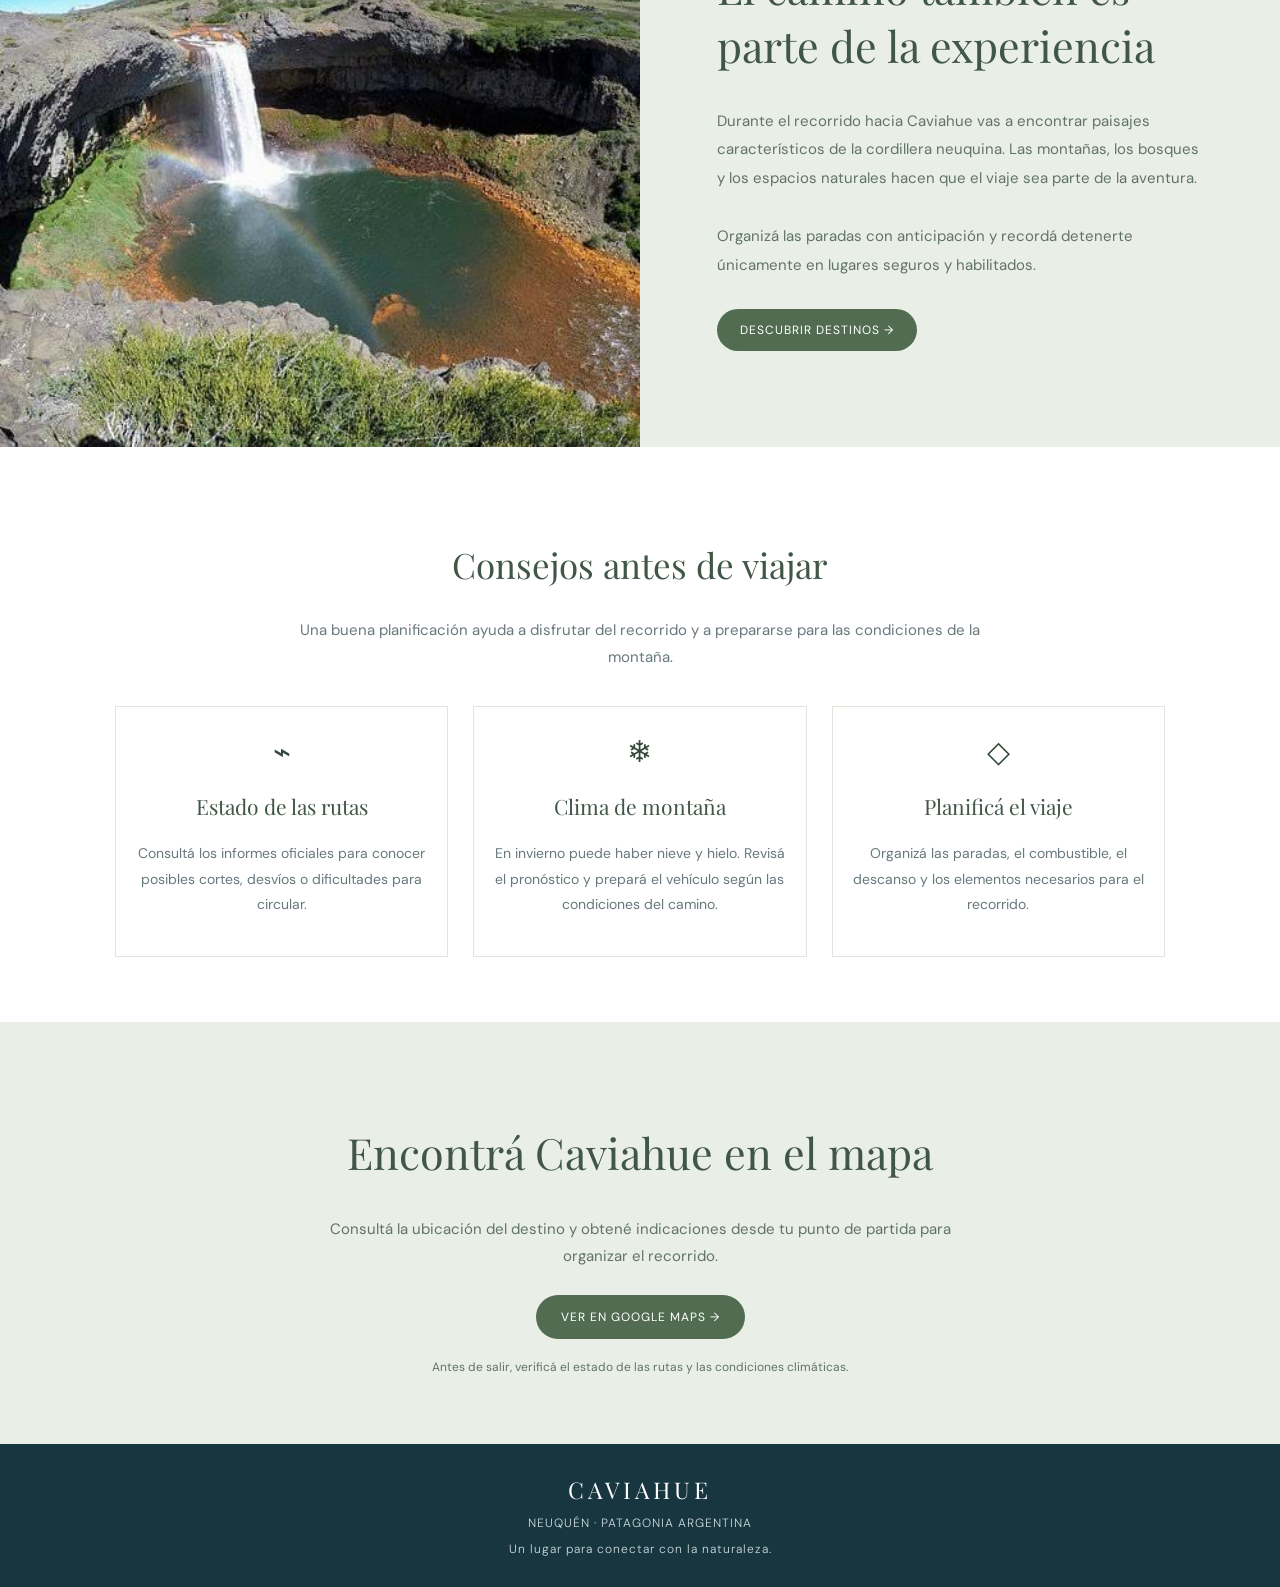
<file: como-llegar.html>
<!DOCTYPE html>
<html lang="es">
<head>
    <meta charset="UTF-8">
    <meta name="viewport" content="width=device-width, initial-scale=1.0">
    <title>Cómo llegar | Caviahue - Neuquén</title>

    <link rel="stylesheet" href="style.css">

    <link rel="preconnect" href="https://fonts.googleapis.com">
    <link rel="preconnect" href="https://fonts.gstatic.com" crossorigin>
    <link href="https://fonts.googleapis.com/css2?family=DM+Sans:wght@300;400;500;600&family=Great+Vibes&family=Playfair+Display:wght@400;500&display=swap" rel="stylesheet">

    <style>
        /* PORTADA */
        .route-hero {
            min-height: 470px;
            position: relative;
            background:
                linear-gradient(rgba(25, 34, 29, .35), rgba(25, 34, 29, .58)),
                url('img/fondo-caviahue.jpeg') center / cover no-repeat;
        }

        .route-intro {
            position: relative;
            z-index: 1;
            text-align: center;
            padding: 45px 20px 75px;
            color: white;
        }

        .route-intro .script-line {
            font-family: 'Great Vibes', cursive;
            font-size: 43px;
            margin: 0 0 8px;
        }

        .route-intro h1 {
            margin: 0;
            font-family: 'Playfair Display', Georgia, serif;
            font-weight: 400;
            font-size: clamp(43px, 6vw, 76px);
            letter-spacing: 7px;
        }

        .route-intro p {
            max-width: 680px;
            margin: 22px auto 0;
            font-size: 17px;
            line-height: 1.8;
            font-weight: 300;
        }

        /* CONTENIDO PRINCIPAL */
        .route-main {
            background: #f7f8f7;
            color: #29444c;
            padding: 70px 7%;
        }

        .route-heading {
            text-align: center;
            max-width: 760px;
            margin: 0 auto 45px;
        }

        .route-heading span {
            color: #8b9b77;
            font-family: 'Great Vibes', cursive;
            font-size: 36px;
        }

        .route-heading h2 {
            margin: 8px 0 15px;
            font-family: 'Playfair Display', Georgia, serif;
            font-size: clamp(30px, 4vw, 43px);
            font-weight: 400;
            color: #405647;
        }

        .route-heading p {
            color: #68787d;
            font-size: 15px;
            line-height: 1.8;
        }

        /* TARJETAS DE ACCESO */
        .route-grid {
            max-width: 1250px;
            margin: auto;
            display: grid;
            grid-template-columns: repeat(3, minmax(0, 1fr));
            gap: 28px;
        }

        .route-card {
            overflow: hidden;
            background: #fff;
            border-radius: 5px;
            box-shadow: 0 8px 25px rgba(25, 54, 64, .08);
            transition: transform .25s, box-shadow .25s;
        }

        .route-card:hover {
            transform: translateY(-5px);
            box-shadow: 0 14px 30px rgba(25, 54, 64, .14);
        }

        .route-card img {
            display: block;
            width: 100%;
            height: 235px;
            object-fit: cover;
            background: #e0e4d9;
        }

        .route-info {
            padding: 25px 24px 28px;
        }

        .route-category {
            color: #84956d;
            font-size: 11px;
            font-weight: 600;
            letter-spacing: 2px;
            text-transform: uppercase;
        }

        .route-info h3 {
            margin: 10px 0 12px;
            font-family: 'Playfair Display', Georgia, serif;
            font-size: 25px;
            font-weight: 400;
            color: #405647;
        }

        .route-info p {
            margin: 0;
            color: #68787d;
            font-size: 14px;
            line-height: 1.8;
        }

        .route-link {
            display: inline-block;
            margin-top: 22px;
            padding-bottom: 5px;
            color: #526c51;
            border-bottom: 1px solid #a5b49b;
            font-size: 13px;
            letter-spacing: 1px;
            text-decoration: none;
        }

        .route-link:hover {
            color: #263c2b;
        }

        /* RECORRIDO HACIA CAVIAHUE */
        .route-feature {
            display: grid;
            grid-template-columns: 1fr 1fr;
            background: #e9eee6;
            color: #34483b;
        }

        .route-feature img {
            display: block;
            width: 100%;
            height: 100%;
            min-height: 370px;
            object-fit: cover;
            background: #dce3d8;
        }

        .route-feature-content {
            padding: 60px clamp(25px, 6vw, 85px);
            display: flex;
            flex-direction: column;
            justify-content: center;
        }

        .route-feature-content > span {
            font-family: 'Great Vibes', cursive;
            font-size: 35px;
            color: #84956d;
        }

        .route-feature-content h2 {
            margin: 10px 0 18px;
            font-family: 'Playfair Display', Georgia, serif;
            font-size: clamp(30px, 4vw, 43px);
            font-weight: 400;
            color: #405647;
        }

        .route-feature-content p {
            color: #617368;
            font-size: 15px;
            line-height: 1.9;
        }

        .route-feature-content a {
            align-self: flex-start;
            margin-top: 15px;
            padding: 13px 23px;
            background: #526c51;
            color: white;
            border-radius: 30px;
            font-size: 12px;
            letter-spacing: 1px;
            text-decoration: none;
            transition: background .2s;
        }

        .route-feature-content a:hover {
            background: #344a35;
        }

        /* CONSEJOS PARA EL VIAJE */
        .route-tips {
            padding: 65px 7%;
            background: white;
            color: #34483b;
            text-align: center;
        }

        .route-tips h2 {
            font-family: 'Playfair Display', Georgia, serif;
            font-size: 35px;
            font-weight: 400;
            color: #405647;
        }

        .route-tips > p {
            max-width: 680px;
            margin: 0 auto;
            color: #68787d;
            font-size: 15px;
            line-height: 1.8;
        }

        .tips-grid {
            max-width: 1050px;
            margin: 35px auto 0;
            display: grid;
            grid-template-columns: repeat(3, 1fr);
            gap: 25px;
        }

        .tip-item {
            padding: 25px 20px;
            border: 1px solid #dfe6dc;
        }

        .tip-item .route-icon {
            display: block;
            font-size: 30px;
            margin-bottom: 12px;
        }

        .tip-item h3 {
            font-family: 'Playfair Display', Georgia, serif;
            font-size: 21px;
            font-weight: 400;
            color: #405647;
        }

        .tip-item p {
            color: #68787d;
            font-size: 14px;
            line-height: 1.8;
        }

        /* UBICACIÓN EN EL MAPA */
        .route-map {
            padding: 65px 7%;
            text-align: center;
            background: #e9eee6;
        }

        .route-map h2 {
            font-family: 'Playfair Display', Georgia, serif;
            font-size: clamp(30px, 4vw, 43px);
            font-weight: 400;
            color: #405647;
        }

        .route-map p {
            max-width: 680px;
            margin: 0 auto;
            color: #617368;
            font-size: 15px;
            line-height: 1.8;
        }

        .map-button {
            display: inline-block;
            margin-top: 25px;
            padding: 14px 25px;
            border-radius: 30px;
            background: #526c51;
            color: white;
            font-size: 12px;
            letter-spacing: 1px;
            text-decoration: none;
            transition: background .2s;
        }

        .map-button:hover {
            background: #344a35;
        }

        .map-note {
            margin-top: 18px !important;
            font-size: 12px !important;
        }

        /* PIE DE PÁGINA */
        .footer {
            padding: 30px 20px;
            background: #173640;
            color: white;
            text-align: center;
        }

        .footer strong {
            display: block;
            font-family: 'Playfair Display', Georgia, serif;
            font-size: 23px;
            font-weight: 400;
            letter-spacing: 4px;
        }

        .footer p {
            margin: 10px 0 0;
            font-size: 12px;
            font-weight: 300;
            letter-spacing: 1px;
            color: #d0dcde;
        }

        /* TABLETS */
        @media (max-width: 950px) {
            .route-grid {
                grid-template-columns: repeat(2, minmax(0, 1fr));
            }

            .route-main {
                padding: 55px 5%;
            }
        }

        /* CELULARES */
        @media (max-width: 760px) {
            .route-hero {
                min-height: 430px;
                background-position: center;
            }

            .route-intro {
                padding: 55px 18px 65px;
            }

            .route-intro .script-line {
                font-size: 35px;
            }

            .route-intro h1 {
                font-size: clamp(35px, 9vw, 55px);
                letter-spacing: 3px;
            }

            .route-intro p {
                font-size: 15px;
            }

            .route-grid {
                grid-template-columns: 1fr;
                gap: 24px;
            }

            .route-card img {
                height: 225px;
            }

            .route-feature {
                grid-template-columns: 1fr;
            }

            .route-feature img {
                min-height: 250px;
                height: 250px;
            }

            .route-feature-content {
                padding: 40px 25px;
            }

            .tips-grid {
                grid-template-columns: 1fr;
                gap: 15px;
            }

            .route-tips {
                padding: 45px 6%;
            }

            .route-map {
                padding: 45px 6%;
            }
        }
    </style>
</head>

<body>

    <!-- PORTADA -->
    <section class="route-hero">

        <div class="overlay"></div>

        <header class="header">

            <a class="brand" href="index.html">
                <svg class="brand-mountain" viewBox="0 0 120 42">
                    <path d="M5 34 28 20 45 5 67 29 82 16 115 35"/>
                </svg>
                <span class="brand-name">CAVIAHUE</span>
                <span class="brand-region">NEUQUÉN</span>
            </a>

            <nav class="nav" aria-label="Menú principal">
                <a href="index.html">Inicio</a>
                <a href="destinos.html">Destinos</a>
                <a href="actividades.html">Actividades</a>
                <a href="alojamiento.html">Alojamiento</a>
                <a href="gastronomia.html">Gastronomía</a>
                <a class="active" href="como-llegar.html">Cómo llegar</a>
            </nav>

            <div class="header-actions">

                <button class="icon-button" type="button"
                    aria-label="Buscar"
                    onclick="document.querySelector('.search-panel').classList.toggle('show')">
                    <svg viewBox="0 0 32 32">
                        <circle cx="13.5" cy="13.5" r="8.5"/>
                        <path d="m20 20 7 7"/>
                    </svg>
                </button>

                <button class="icon-button menu-toggle" type="button"
                    aria-label="Abrir menú"
                    onclick="document.querySelector('.nav').classList.toggle('nav-open')">
                    <svg viewBox="0 0 32 32">
                        <path d="M3 7h26M3 16h26M3 25h26"/>
                    </svg>
                </button>

            </div>

            <form class="search-panel"
                onsubmit="event.preventDefault(); alert('Próximamente: búsqueda de información para tu viaje.');">
                <input type="search" placeholder="¿Qué estás buscando?">
                <button type="submit">Buscar</button>
            </form>

        </header>

        <div class="route-intro">
            <div class="script-line">El camino hacia la naturaleza</div>
            <h1>CÓMO LLEGAR</h1>
            <p>
                Prepará tu viaje y descubrí cómo llegar a Caviahue,
                un destino de montaña rodeado de lagos, bosques de
                araucarias y paisajes únicos de la Patagonia.
            </p>
        </div>

    </section>

    <!-- INFORMACIÓN PRINCIPAL -->
    <main class="route-main">

        <section class="route-heading">
            <span>Tu aventura comienza acá</span>
            <h2>Descubrí el camino a Caviahue</h2>
            <p>
                Caviahue se encuentra en el noroeste de la provincia
                de Neuquén, en plena cordillera de los Andes y cerca
                del volcán Copahue. Organizá tu recorrido y preparate
                para disfrutar de los paisajes durante el viaje.
            </p>
        </section>

        <section class="route-grid">

            <!-- EN AUTO -->
            <article class="route-card">
                <img src="img/llegar-auto.jpeg"
                    alt="Ruta entre montañas de la Patagonia">

                <div class="route-info">
                    <span class="route-category">Viaje por carretera</span>
                    <h3>En auto</h3>
                    <p>
                        Viajar en auto te permite disfrutar de los
                        paisajes y organizar tus propias paradas.
                        Antes de salir, revisá las condiciones de las
                        rutas, el combustible y el pronóstico del tiempo.
                    </p>
                    <a class="route-link"
                        href="https://www.google.com/maps/search/?api=1&query=Caviahue%2C+Neuqu%C3%A9n%2C+Argentina"
                        target="_blank" rel="noopener noreferrer">
                        VER UBICACIÓN →
                    </a>
                </div>
            </article>

            <!-- DESDE NEUQUÉN -->
            <article class="route-card">
                <img src="img/llegar-neuquen.jpeg"
                    alt="Paisaje de la provincia de Neuquén">

                <div class="route-info">
                    <span class="route-category">Punto de partida</span>
                    <h3>Desde Neuquén capital</h3>
                    <p>
                        Desde la capital provincial podés organizar
                        el recorrido por carretera hacia Caviahue.
                        Planificá el tiempo de traslado y verificá
                        las condiciones del camino antes de viajar.
                    </p>
                    <a class="route-link"
                        href="https://www.google.com/maps/dir/Neuqu%C3%A9n/Caviahue/"
                        target="_blank" rel="noopener noreferrer">
                        CONSULTAR RECORRIDO →
                    </a>
                </div>
            </article>

            <!-- TRANSPORTE -->
            <article class="route-card">
                <img src="img/llegar-transporte.jpeg"
                    alt="Transporte para viajar por la Patagonia">

                <div class="route-info">
                    <span class="route-category">Cómo organizarte</span>
                    <h3>En transporte</h3>
                    <p>
                        Consultá las opciones de transporte disponibles
                        hasta Caviahue o localidades cercanas. Los
                        horarios, las frecuencias y las conexiones
                        pueden variar según la temporada.
                    </p>
                    <a class="route-link"
                        href="https://www.google.com/maps/search/?api=1&query=Terminal+de+%C3%93mnibus+Neuqu%C3%A9n"
                        target="_blank" rel="noopener noreferrer">
                        CONSULTAR UBICACIÓN →
                    </a>
                </div>
            </article>

        </section>

    </main>

    <!-- RECORRIDO Y PAISAJES -->
    <section class="route-feature" id="recorrido">

        <img src="img/recorrido-caviahue.jpeg"
            alt="Paisaje de montaña en el camino a Caviahue">

        <div class="route-feature-content">
            <span>Un viaje entre montañas</span>
            <h2>El camino también es parte de la experiencia</h2>
            <p>
                Durante el recorrido hacia Caviahue vas a encontrar
                paisajes característicos de la cordillera neuquina.
                Las montañas, los bosques y los espacios naturales
                hacen que el viaje sea parte de la aventura.
            </p>
            <p>
                Organizá las paradas con anticipación y recordá
                detenerte únicamente en lugares seguros y habilitados.
            </p>
            <a href="destinos.html">DESCUBRIR DESTINOS →</a>
        </div>

    </section>

    <!-- CONSEJOS -->
    <section class="route-tips">

        <h2>Consejos antes de viajar</h2>
        <p>
            Una buena planificación ayuda a disfrutar del recorrido
            y a prepararse para las condiciones de la montaña.
        </p>

        <div class="tips-grid">

            <article class="tip-item">
                <span class="route-icon">⌁</span>
                <h3>Estado de las rutas</h3>
                <p>
                    Consultá los informes oficiales para conocer
                    posibles cortes, desvíos o dificultades para circular.
                </p>
            </article>

            <article class="tip-item">
                <span class="route-icon">❄</span>
                <h3>Clima de montaña</h3>
                <p>
                    En invierno puede haber nieve y hielo. Revisá
                    el pronóstico y prepará el vehículo según las
                    condiciones del camino.
                </p>
            </article>

            <article class="tip-item">
                <span class="route-icon">◇</span>
                <h3>Planificá el viaje</h3>
                <p>
                    Organizá las paradas, el combustible, el descanso
                    y los elementos necesarios para el recorrido.
                </p>
            </article>

        </div>

    </section>

    <!-- MAPA -->
    <section class="route-map">

        <h2>Encontrá Caviahue en el mapa</h2>
        <p>
            Consultá la ubicación del destino y obtené indicaciones
            desde tu punto de partida para organizar el recorrido.
        </p>

        <a class="map-button"
            href="https://www.google.com/maps/search/?api=1&query=Caviahue%2C+Neuqu%C3%A9n%2C+Argentina"
            target="_blank" rel="noopener noreferrer">
            VER EN GOOGLE MAPS →
        </a>

        <p class="map-note">
            Antes de salir, verificá el estado de las rutas y las
            condiciones climáticas.
        </p>

    </section>

    <!-- PIE DE PÁGINA -->
    <footer class="footer">
        <strong>CAVIAHUE</strong>
        <p>NEUQUÉN · PATAGONIA ARGENTINA</p>
        <p>Un lugar para conectar con la naturaleza.</p>
    </footer>

</body>
</html>
</file>
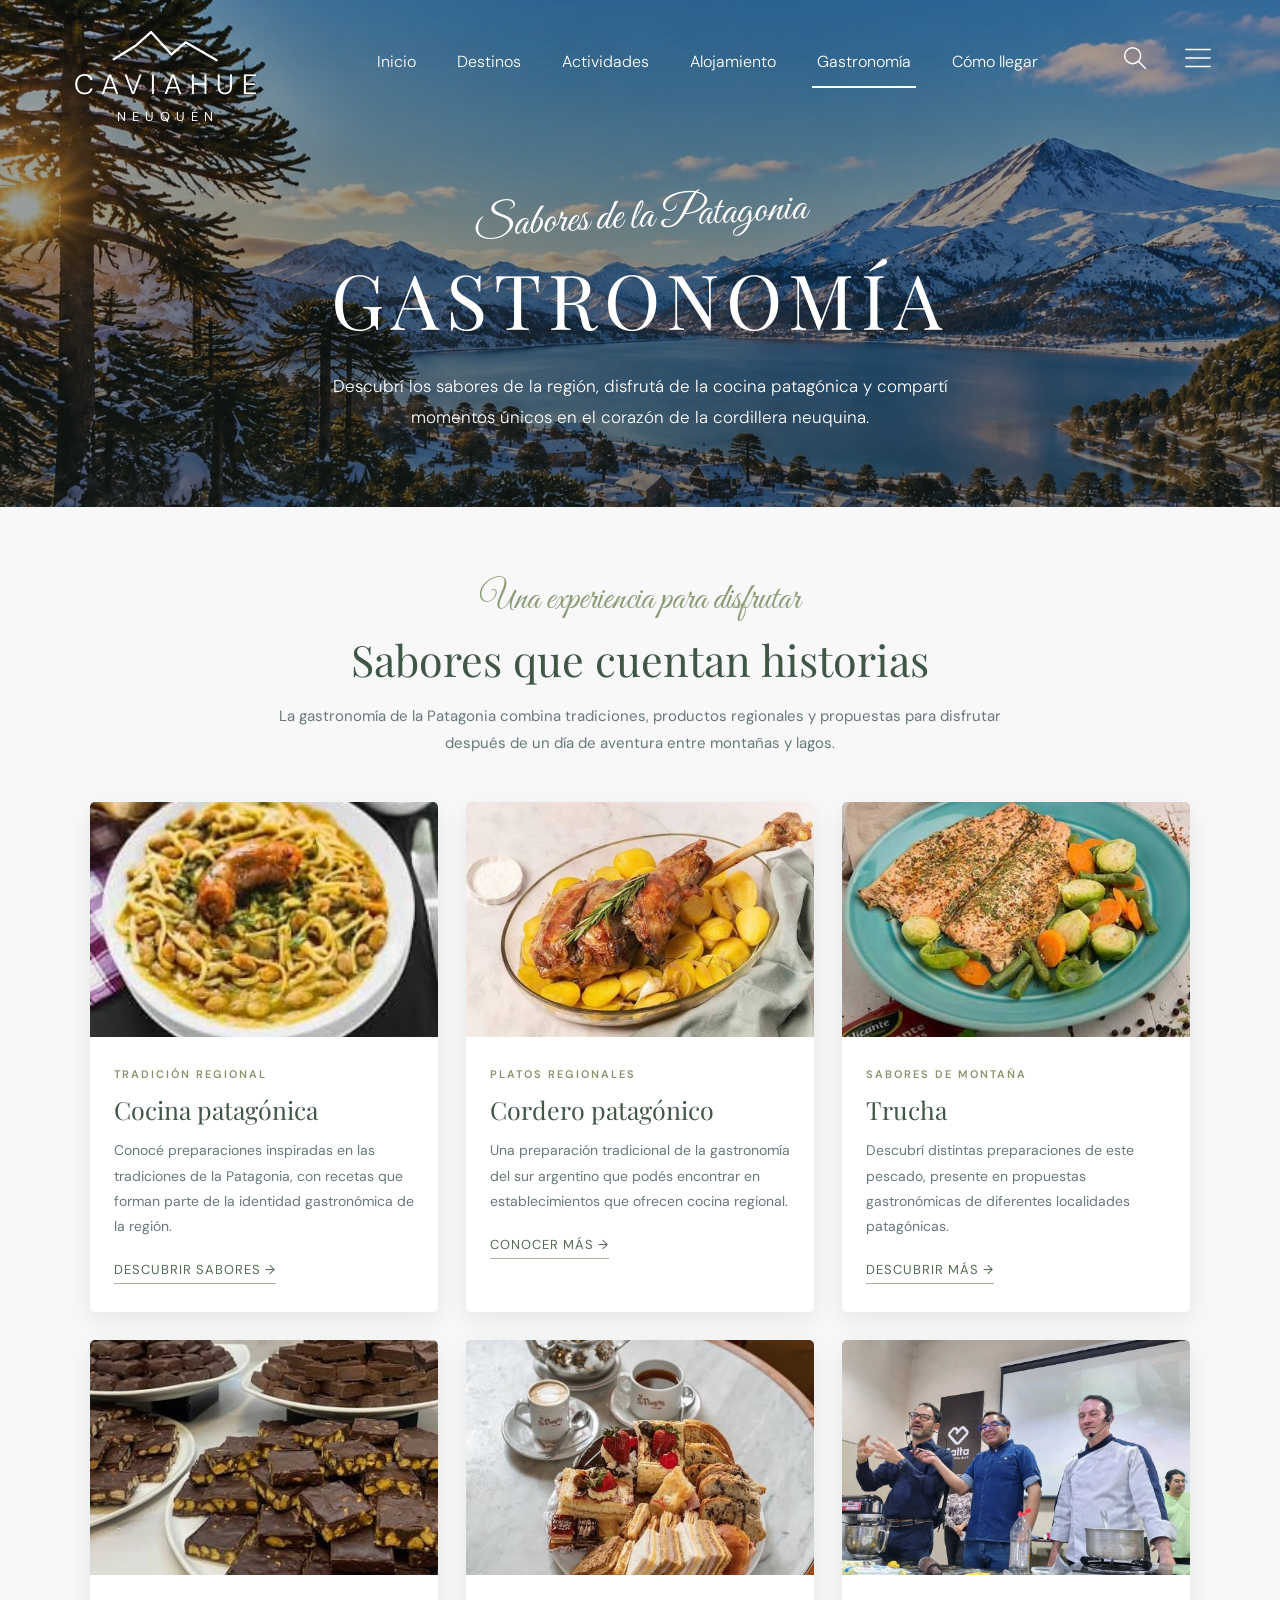
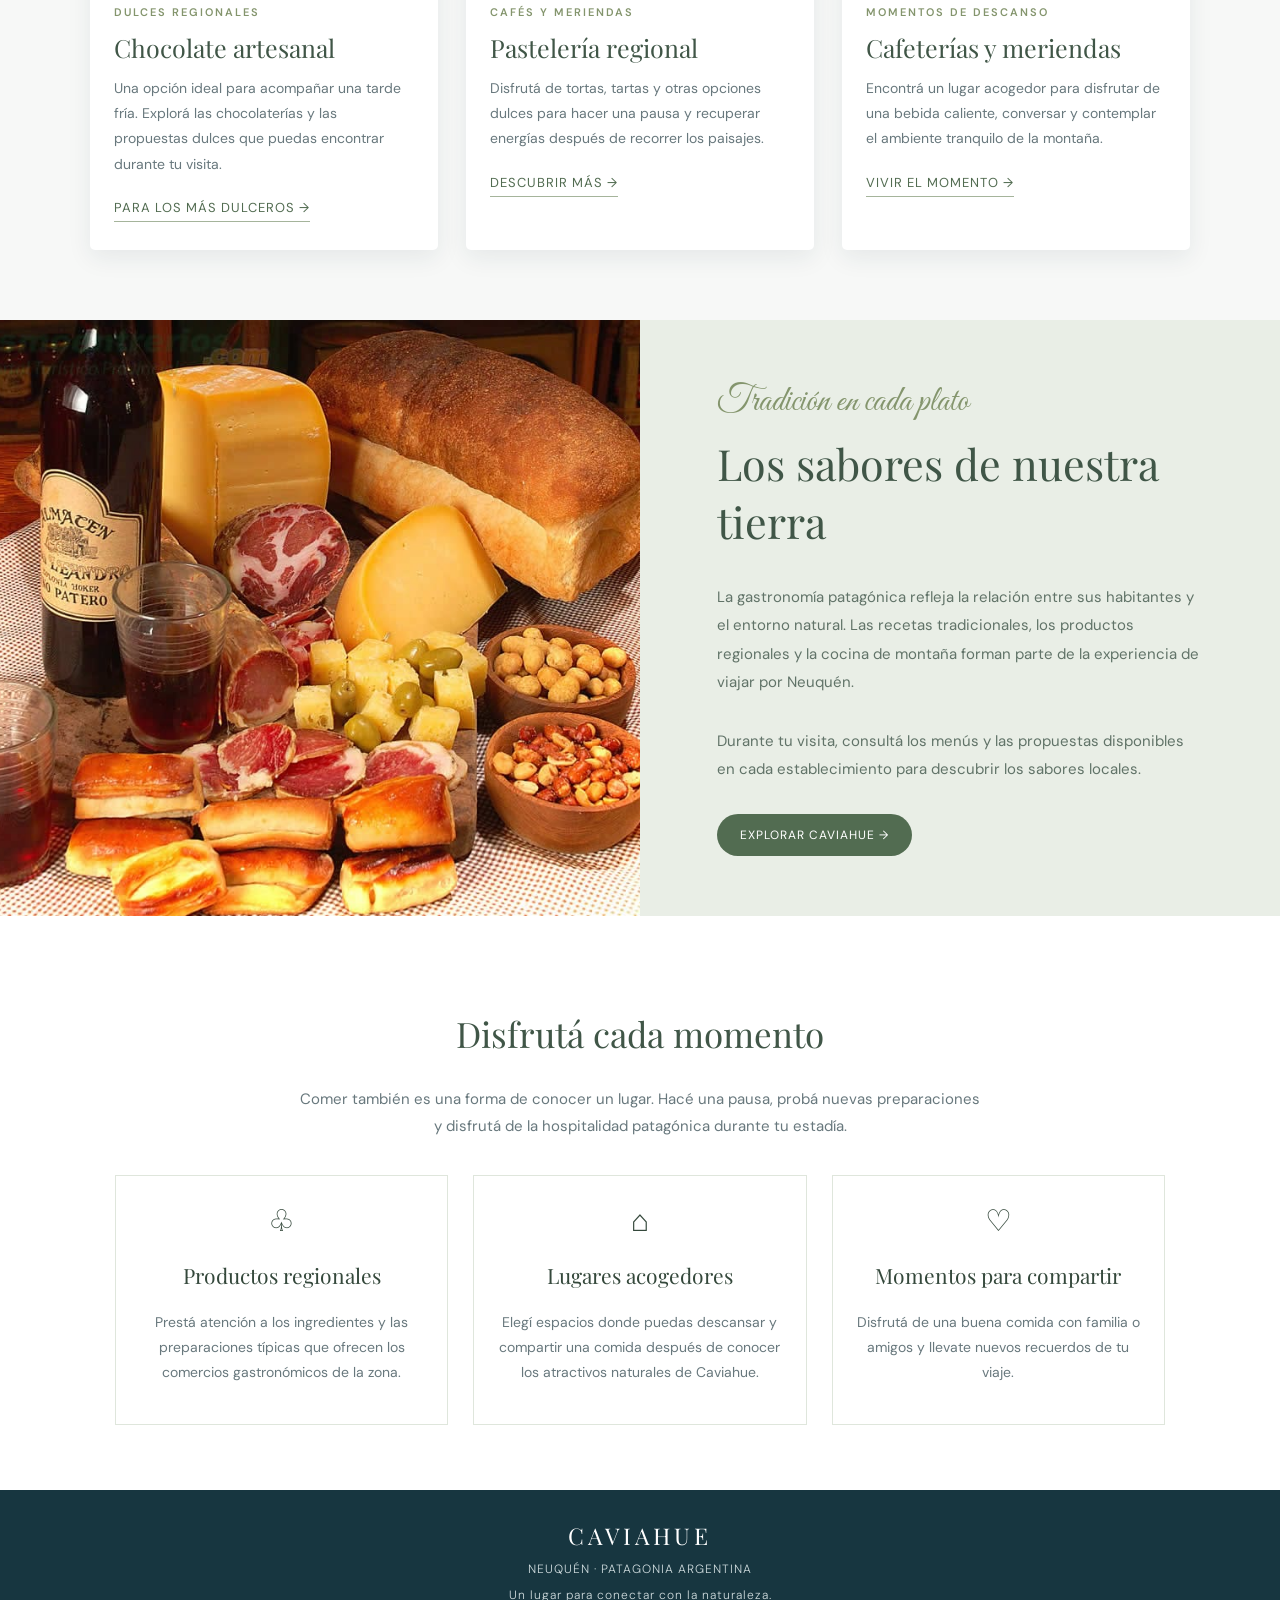
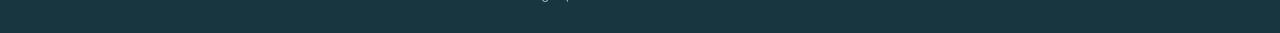
<file: gastronomia.html>
<!DOCTYPE html>
<html lang="es">
<head>
    <meta charset="UTF-8">
    <meta name="viewport" content="width=device-width, initial-scale=1.0">
    <title>Gastronomía | Caviahue - Neuquén</title>

    <link rel="stylesheet" href="style.css">

    <link rel="preconnect" href="https://fonts.googleapis.com">
    <link rel="preconnect" href="https://fonts.gstatic.com" crossorigin>
    <link href="https://fonts.googleapis.com/css2?family=DM+Sans:wght@300;400;500;600&family=Great+Vibes&family=Playfair+Display:wght@400;500&display=swap" rel="stylesheet">

    <style>
        /* PORTADA */
        .food-hero {
            min-height: 470px;
            position: relative;
            background:
                linear-gradient(rgba(25, 34, 29, .35), rgba(25, 34, 29, .58)),
                url('img/fondo-caviahue.jpeg') center / cover no-repeat;
        }

        .food-intro {
            position: relative;
            z-index: 1;
            text-align: center;
            padding: 45px 20px 75px;
        }

        .food-intro .script-line {
            font-family: 'Great Vibes', cursive;
            font-size: 43px;
            margin: 0 0 8px;
        }

        .food-intro h1 {
            margin: 0;
            font-family: 'Playfair Display', Georgia, serif;
            font-weight: 400;
            font-size: clamp(43px, 6vw, 76px);
            letter-spacing: 7px;
        }

        .food-intro p {
            max-width: 680px;
            margin: 22px auto 0;
            font-size: 17px;
            line-height: 1.8;
            font-weight: 300;
        }

        /* CONTENIDO PRINCIPAL */
        .food-main {
            background: #f7f8f7;
            color: #29444c;
            padding: 70px 7%;
        }

        .food-heading {
            text-align: center;
            max-width: 760px;
            margin: 0 auto 45px;
        }

        .food-heading span {
            color: #8b9b77;
            font-family: 'Great Vibes', cursive;
            font-size: 36px;
        }

        .food-heading h2 {
            margin: 8px 0 15px;
            font-family: 'Playfair Display', Georgia, serif;
            font-size: clamp(30px, 4vw, 43px);
            font-weight: 400;
            color: #405647;
        }

        .food-heading p {
            color: #68787d;
            font-size: 15px;
            line-height: 1.8;
        }

        /* TARJETAS GASTRONÓMICAS */
        .food-grid {
            max-width: 1250px;
            margin: auto;
            display: grid;
            grid-template-columns: repeat(3, minmax(0, 1fr));
            gap: 28px;
        }

        .food-card {
            overflow: hidden;
            background: #fff;
            border-radius: 5px;
            box-shadow: 0 8px 25px rgba(25, 54, 64, .08);
            transition: transform .25s, box-shadow .25s;
        }

        .food-card:hover {
            transform: translateY(-5px);
            box-shadow: 0 14px 30px rgba(25, 54, 64, .14);
        }

        .food-card img {
            display: block;
            width: 100%;
            height: 235px;
            object-fit: cover;
            background: #e0e4d9;
        }

        .food-info {
            padding: 25px 24px 28px;
        }

        .food-category {
            color: #84956d;
            font-size: 11px;
            font-weight: 600;
            letter-spacing: 2px;
            text-transform: uppercase;
        }

        .food-info h3 {
            margin: 10px 0 12px;
            font-family: 'Playfair Display', Georgia, serif;
            font-size: 25px;
            font-weight: 400;
            color: #405647;
        }

        .food-info p {
            margin: 0;
            color: #68787d;
            font-size: 14px;
            line-height: 1.8;
        }

        .food-link {
            display: inline-block;
            margin-top: 22px;
            padding-bottom: 5px;
            color: #526c51;
            border-bottom: 1px solid #a5b49b;
            font-size: 13px;
            letter-spacing: 1px;
        }

        .food-link:hover {
            color: #263c2b;
        }

        /* SABORES REGIONALES */
        .regional-food {
            display: grid;
            grid-template-columns: 1fr 1fr;
            background: #e9eee6;
            color: #34483b;
        }

        .regional-food img {
            display: block;
            width: 100%;
            height: 100%;
            min-height: 370px;
            object-fit: cover;
            background: #dce3d8;
        }

        .regional-content {
            padding: 60px clamp(25px, 6vw, 85px);
            display: flex;
            flex-direction: column;
            justify-content: center;
        }

        .regional-content > span {
            font-family: 'Great Vibes', cursive;
            font-size: 35px;
            color: #84956d;
        }

        .regional-content h2 {
            margin: 10px 0 18px;
            font-family: 'Playfair Display', Georgia, serif;
            font-size: clamp(30px, 4vw, 43px);
            font-weight: 400;
            color: #405647;
        }

        .regional-content p {
            color: #617368;
            font-size: 15px;
            line-height: 1.9;
        }

        .regional-content a {
            align-self: flex-start;
            margin-top: 15px;
            padding: 13px 23px;
            background: #526c51;
            color: white;
            border-radius: 30px;
            font-size: 12px;
            letter-spacing: 1px;
            transition: background .2s;
        }

        .regional-content a:hover {
            background: #344a35;
        }

        /* EXPERIENCIA GASTRONÓMICA */
        .food-experience {
            padding: 65px 7%;
            background: white;
            color: #34483b;
            text-align: center;
        }

        .food-experience h2 {
            font-family: 'Playfair Display', Georgia, serif;
            font-size: 35px;
            font-weight: 400;
            color: #405647;
        }

        .food-experience > p {
            max-width: 680px;
            margin: 0 auto;
            color: #68787d;
            font-size: 15px;
            line-height: 1.8;
        }

        .experience-grid {
            max-width: 1050px;
            margin: 35px auto 0;
            display: grid;
            grid-template-columns: repeat(3, 1fr);
            gap: 25px;
        }

        .experience-item {
            padding: 25px 20px;
            border: 1px solid #dfe6dc;
        }

        .experience-item .food-icon {
            display: block;
            font-size: 30px;
            margin-bottom: 12px;
        }

        .experience-item h3 {
            font-family: 'Playfair Display', Georgia, serif;
            font-size: 21px;
            font-weight: 400;
        }

        .experience-item p {
            color: #68787d;
            font-size: 14px;
            line-height: 1.8;
        }

        /* PIE DE PÁGINA */
        .footer {
            padding: 30px 20px;
            background: #173640;
            color: white;
            text-align: center;
        }

        .footer strong {
            display: block;
            font-family: 'Playfair Display', Georgia, serif;
            font-size: 23px;
            font-weight: 400;
            letter-spacing: 4px;
        }

        .footer p {
            margin: 10px 0 0;
            font-size: 12px;
            font-weight: 300;
            letter-spacing: 1px;
            color: #d0dcde;
        }

        /* TABLETS */
        @media (max-width: 950px) {
            .food-grid {
                grid-template-columns: repeat(2, minmax(0, 1fr));
            }

            .food-main {
                padding: 55px 5%;
            }
        }

        /* CELULARES */
        @media (max-width: 760px) {
            .food-hero {
                min-height: 430px;
                background-position: center;
            }

            .food-intro {
                padding: 55px 18px 65px;
            }

            .food-intro .script-line {
                font-size: 35px;
            }

            .food-intro h1 {
                font-size: clamp(35px, 9vw, 55px);
                letter-spacing: 3px;
            }

            .food-intro p {
                font-size: 15px;
            }

            .food-grid {
                grid-template-columns: 1fr;
                gap: 24px;
            }

            .food-card img {
                height: 225px;
            }

            .regional-food {
                grid-template-columns: 1fr;
            }

            .regional-food img {
                min-height: 250px;
                height: 250px;
            }

            .regional-content {
                padding: 40px 25px;
            }

            .experience-grid {
                grid-template-columns: 1fr;
                gap: 15px;
            }

            .food-experience {
                padding: 45px 6%;
            }
        }
    </style>
</head>

<body>

    <!-- PORTADA -->
    <section class="food-hero">

        <div class="overlay"></div>

        <header class="header">

            <a class="brand" href="index.html">
                <svg class="brand-mountain" viewBox="0 0 120 42">
                    <path d="M5 34 28 20 45 5 67 29 82 16 115 35"/>
                </svg>
                <span class="brand-name">CAVIAHUE</span>
                <span class="brand-region">NEUQUÉN</span>
            </a>

            <nav class="nav" aria-label="Menú principal">
                <a href="index.html">Inicio</a>
                <a href="destinos.html">Destinos</a>
                <a href="actividades.html">Actividades</a>
                <a href="alojamiento.html">Alojamiento</a>
                <a class="active" href="gastronomia.html">Gastronomía</a>
                <a href="como-llegar.html">Cómo llegar</a>
            </nav>

            <div class="header-actions">

                <button class="icon-button" type="button"
                    aria-label="Buscar"
                    onclick="document.querySelector('.search-panel').classList.toggle('show')">
                    <svg viewBox="0 0 32 32">
                        <circle cx="13.5" cy="13.5" r="8.5"/>
                        <path d="m20 20 7 7"/>
                    </svg>
                </button>

                <button class="icon-button menu-toggle" type="button"
                    aria-label="Abrir menú"
                    onclick="document.querySelector('.nav').classList.toggle('nav-open')">
                    <svg viewBox="0 0 32 32">
                        <path d="M3 7h26M3 16h26M3 25h26"/>
                    </svg>
                </button>

            </div>

            <form class="search-panel"
                onsubmit="event.preventDefault(); alert('Próximamente: búsqueda gastronómica.');">
                <input type="search" placeholder="¿Qué te gustaría probar?">
                <button type="submit">Buscar</button>
            </form>

        </header>

        <div class="food-intro">
            <div class="script-line">Sabores de la Patagonia</div>
            <h1>GASTRONOMÍA</h1>
            <p>
                Descubrí los sabores de la región, disfrutá de la cocina
                patagónica y compartí momentos únicos en el corazón
                de la cordillera neuquina.
            </p>
        </div>

    </section>

    <!-- PROPUESTAS GASTRONÓMICAS -->
    <main class="food-main">

        <section class="food-heading">
            <span>Una experiencia para disfrutar</span>
            <h2>Sabores que cuentan historias</h2>
            <p>
                La gastronomía de la Patagonia combina tradiciones,
                productos regionales y propuestas para disfrutar
                después de un día de aventura entre montañas y lagos.
            </p>
        </section>

        <section class="food-grid">

            <!-- COCINA PATAGÓNICA -->
            <article class="food-card">
                <img src="img/cocina-patagonica.jpeg"
                    alt="Plato de cocina patagónica">

                <div class="food-info">
                    <span class="food-category">Tradición regional</span>
                    <h3>Cocina patagónica</h3>
                    <p>
                        Conocé preparaciones inspiradas en las tradiciones
                        de la Patagonia, con recetas que forman parte
                        de la identidad gastronómica de la región.
                    </p>
                    <a class="food-link" href="#sabores">DESCUBRIR SABORES →</a>
                </div>
            </article>

            <!-- CORDERO -->
            <article class="food-card">
                <img src="img/cordero-patagonico.jpeg"
                    alt="Preparación tradicional de cordero patagónico">

                <div class="food-info">
                    <span class="food-category">Platos regionales</span>
                    <h3>Cordero patagónico</h3>
                    <p>
                        Una preparación tradicional de la gastronomía
                        del sur argentino que podés encontrar en
                        establecimientos que ofrecen cocina regional.
                    </p>
                    <a class="food-link" href="#sabores">CONOCER MÁS →</a>
                </div>
            </article>

            <!-- TRUCHA -->
            <article class="food-card">
                <img src="img/trucha.jpeg"
                    alt="Plato de trucha preparada">

                <div class="food-info">
                    <span class="food-category">Sabores de montaña</span>
                    <h3>Trucha</h3>
                    <p>
                        Descubrí distintas preparaciones de este pescado,
                        presente en propuestas gastronómicas de
                        diferentes localidades patagónicas.
                    </p>
                    <a class="food-link" href="#sabores">DESCUBRIR MÁS →</a>
                </div>
            </article>

            <!-- CHOCOLATE -->
            <article class="food-card">
                <img src="img/chocolate.jpeg"
                    alt="Chocolates artesanales">

                <div class="food-info">
                    <span class="food-category">Dulces regionales</span>
                    <h3>Chocolate artesanal</h3>
                    <p>
                        Una opción ideal para acompañar una tarde fría.
                        Explorá las chocolaterías y las propuestas dulces
                        que puedas encontrar durante tu visita.
                    </p>
                    <a class="food-link" href="#sabores">PARA LOS MÁS DULCEROS →</a>
                </div>
            </article>

            <!-- PASTELERÍA -->
            <article class="food-card">
                <img src="img/pasteleria.jpeg"
                    alt="Pastelería y tortas">

                <div class="food-info">
                    <span class="food-category">Cafés y meriendas</span>
                    <h3>Pastelería regional</h3>
                    <p>
                        Disfrutá de tortas, tartas y otras opciones dulces
                        para hacer una pausa y recuperar energías
                        después de recorrer los paisajes.
                    </p>
                    <a class="food-link" href="#sabores">DESCUBRIR MÁS →</a>
                </div>
            </article>

            <!-- BEBIDAS CALIENTES -->
            <article class="food-card">
                <img src="img/meriendas.jpeg"
                    alt="Café caliente en un ambiente acogedor">

                <div class="food-info">
                    <span class="food-category">Momentos de descanso</span>
                    <h3>Cafeterías y meriendas</h3>
                    <p>
                        Encontrá un lugar acogedor para disfrutar
                        de una bebida caliente, conversar y contemplar
                        el ambiente tranquilo de la montaña.
                    </p>
                    <a class="food-link" href="#experiencia">VIVIR EL MOMENTO →</a>
                </div>
            </article>

        </section>

    </main>

    <!-- SABORES REGIONALES -->
    <section class="regional-food" id="sabores">

        <img src="img/productos-regionales.jpeg"
            alt="Productos y sabores regionales">

        <div class="regional-content">
            <span>Tradición en cada plato</span>
            <h2>Los sabores de nuestra tierra</h2>
            <p>
                La gastronomía patagónica refleja la relación entre
                sus habitantes y el entorno natural. Las recetas
                tradicionales, los productos regionales y la cocina
                de montaña forman parte de la experiencia de viajar
                por Neuquén.
            </p>
            <p>
                Durante tu visita, consultá los menús y las propuestas
                disponibles en cada establecimiento para descubrir
                los sabores locales.
            </p>
            <a href="destinos.html">EXPLORAR CAVIAHUE →</a>
        </div>

    </section>

    <!-- EXPERIENCIA -->
    <section class="food-experience" id="experiencia">

        <h2>Disfrutá cada momento</h2>
        <p>
            Comer también es una forma de conocer un lugar.
            Hacé una pausa, probá nuevas preparaciones y disfrutá
            de la hospitalidad patagónica durante tu estadía.
        </p>

        <div class="experience-grid">

            <article class="experience-item">
                <span class="food-icon">♧</span>
                <h3>Productos regionales</h3>
                <p>
                    Prestá atención a los ingredientes y las
                    preparaciones típicas que ofrecen los comercios
                    gastronómicos de la zona.
                </p>
            </article>

            <article class="experience-item">
                <span class="food-icon">⌂</span>
                <h3>Lugares acogedores</h3>
                <p>
                    Elegí espacios donde puedas descansar y compartir
                    una comida después de conocer los atractivos
                    naturales de Caviahue.
                </p>
            </article>

            <article class="experience-item">
                <span class="food-icon">♡</span>
                <h3>Momentos para compartir</h3>
                <p>
                    Disfrutá de una buena comida con familia o amigos
                    y llevate nuevos recuerdos de tu viaje.
                </p>
            </article>

        </div>

    </section>

    <!-- PIE DE PÁGINA -->
    <footer class="footer">
        <strong>CAVIAHUE</strong>
        <p>NEUQUÉN · PATAGONIA ARGENTINA</p>
        <p>Un lugar para conectar con la naturaleza.</p>
    </footer>

</body>
</html>
</file>
<file: style.css>
/* CONFIGURACIÓN GENERAL */
:root {
    --blanco: #ffffff;
    --verde: #1e5962;
}

* {
    box-sizing: border-box;
}

html {
    scroll-behavior: smooth;
}

body {
    margin: 0;
    font-family: 'DM Sans', Arial, sans-serif;
    color: var(--blanco);
}

a {
    color: inherit;
    text-decoration: none;
}

button,
input {
    font: inherit;
}

/* FONDO PRINCIPAL */
.hero {
    position: relative;
    min-height: 100vh;
    min-height: 760px;
    overflow: hidden;
    display: flex;
    flex-direction: column;
    background: #477da6 url('img/fondo-caviahue.jpeg')
        center center / cover no-repeat;
    isolation: isolate;
}

/* CAPA OSCURA PARA LEER EL TEXTO */
.overlay {
    position: absolute;
    inset: 0;
    z-index: -1;
    background:
        linear-gradient(
            180deg,
            rgba(8, 35, 57, .22) 0%,
            rgba(9, 43, 64, .04) 38%,
            rgba(5, 24, 37, .12) 65%,
            rgba(2, 15, 25, .60) 100%
        ),
        linear-gradient(
            90deg,
            rgba(0, 0, 0, .12),
            transparent 38%,
            transparent 70%,
            rgba(0, 0, 0, .08)
        );
}

/* ENCABEZADO */
.header {
    position: relative;
    z-index: 5;
    width: 100%;
    min-height: 145px;
    padding: 27px 5.1%;
    display: grid;
    grid-template-columns: 245px 1fr 110px;
    align-items: start;
    gap: 25px;
}

/* LOGO */
.brand {
    width: 200px;
    display: flex;
    flex-direction: column;
    align-items: center;
    line-height: 1;
}

.brand-mountain {
    width: 112px;
    height: 40px;
    fill: none;
    stroke: white;
    stroke-width: 2.5;
    stroke-linecap: round;
    stroke-linejoin: round;
    margin-bottom: 4px;
}

.brand-name {
    font-size: 28px;
    font-weight: 300;
    letter-spacing: 8px;
    padding-left: 8px;
}

.brand-region {
    font-size: 13px;
    letter-spacing: 6px;
    padding-left: 6px;
    margin-top: 11px;
}

/* MENÚ DE NAVEGACIÓN */
.nav {
    display: flex;
    align-items: center;
    justify-content: center;
    gap: clamp(20px, 3.2vw, 52px);
    padding-top: 21px;
    white-space: nowrap;
}

.nav a {
    position: relative;
    font-size: 16px;
    font-weight: 300;
    padding: 3px 0 16px;
    transition: opacity .2s;
}

.nav a:hover {
    opacity: .72;
}

.nav a.active::after {
    content: '';
    position: absolute;
    bottom: 0;
    left: -5px;
    right: -5px;
    height: 2px;
    background: white;
}

/* BOTONES DEL ENCABEZADO */
.header-actions {
    display: flex;
    justify-content: flex-end;
    align-items: center;
    gap: 29px;
    padding-top: 14px;
}

.icon-button {
    width: 34px;
    height: 34px;
    padding: 2px;
    border: none;
    background: transparent;
    color: white;
    cursor: pointer;
}

.icon-button svg {
    width: 100%;
    height: 100%;
    fill: none;
    stroke: currentColor;
    stroke-width: 1.6;
    stroke-linecap: round;
    stroke-linejoin: round;
}

/* BUSCADOR */
.search-panel {
    display: none;
    position: absolute;
    right: 5%;
    top: 85px;
    padding: 10px;
    border: 1px solid rgba(255, 255, 255, .45);
    border-radius: 8px;
    background: rgba(14, 43, 57, .92);
}

.search-panel.show {
    display: flex;
    gap: 8px;
}

.search-panel input {
    width: 220px;
    border: 1px solid #ddd;
    border-radius: 5px;
    padding: 9px;
    color: #243640;
}

.search-panel button {
    border: none;
    border-radius: 5px;
    padding: 9px 13px;
    background: var(--verde);
    color: white;
    cursor: pointer;
}

/* CONTENIDO CENTRAL */
.hero-content {
    width: 100%;
    flex: 1;
    display: flex;
    flex-direction: column;
    align-items: center;
    text-align: center;
    padding: 5px 20px 150px;
    text-shadow: 0 2px 14px rgba(0, 0, 0, .12);
}

/* FRASE EN CURSIVA */
.script-line {
    margin: 6px 0 7px;
    font-family: 'Great Vibes', cursive;
    font-size: clamp(35px, 3.8vw, 51px);
    line-height: 1.05;
    font-weight: 400;
    transform: rotate(-3deg);
}

/* TÍTULO PRINCIPAL */
.hero-content h1 {
    margin: 8px 0 2px;
    font-family: 'Playfair Display', Georgia, serif;
    font-size: clamp(58px, 6.2vw, 94px);
    font-weight: 400;
    letter-spacing: .19em;
    line-height: 1.1;
    padding-left: .19em;
}

/* SUBTÍTULO NEUQUÉN */
.region-title {
    width: min(485px, 80vw);
    display: flex;
    align-items: center;
    justify-content: center;
    gap: 30px;
}

.region-title span {
    height: 1px;
    flex: 1;
    background: rgba(255, 255, 255, .82);
}

.region-title p {
    margin: 5px 0 0;
    font-size: clamp(19px, 2.2vw, 30px);
    font-weight: 300;
    letter-spacing: .42em;
    padding-left: .42em;
}

/* DESCRIPCIÓN */
.intro {
    margin: 20px 0 33px;
    font-size: clamp(16px, 1.55vw, 22px);
    line-height: 1.6;
    font-weight: 300;
}

/* BOTÓN DESCUBRIR */
.discover-button {
    min-width: 305px;
    padding: 17px 28px;
    border: 1.5px solid rgba(255, 255, 255, .95);
    border-radius: 40px;
    background: rgba(27, 91, 98, .88);
    display: inline-flex;
    align-items: center;
    justify-content: center;
    gap: 22px;
    font-size: 16px;
    letter-spacing: 1.5px;
    transition: background .2s, transform .2s;
}

.discover-button span {
    font-size: 27px;
    line-height: 16px;
    font-weight: 300;
}

.discover-button:hover {
    background: rgba(19, 69, 76, .98);
    transform: translateY(-2px);
}

/* ACCESOS INFERIORES */
.highlights {
    width: min(1120px, 92%);
    margin: 0 auto;
    padding: 0 0 28px;
    display: grid;
    grid-template-columns: repeat(5, 1fr);
    align-items: end;
}

.highlight {
    min-height: 105px;
    display: flex;
    flex-direction: column;
    align-items: center;
    justify-content: flex-end;
    text-align: center;
    position: relative;
    padding: 0 10px;
    transition: transform .2s, opacity .2s;
}

.highlight:hover {
    transform: translateY(-4px);
    opacity: .82;
}

/* LÍNEAS SEPARADORAS */
.highlight + .highlight::before {
    content: '';
    position: absolute;
    left: 0;
    top: 29px;
    height: 53px;
    width: 1px;
    background: rgba(255, 255, 255, .6);
}

/* ÍCONOS */
.highlight svg {
    width: 54px;
    height: 45px;
    margin-bottom: 7px;
    fill: none;
    stroke: white;
    stroke-width: 2.3;
    stroke-linecap: round;
    stroke-linejoin: round;
}

.highlight strong {
    font-size: 15px;
    font-weight: 500;
    letter-spacing: 1px;
}

.highlight span {
    margin-top: 3px;
    font-size: 13px;
    font-weight: 300;
}

/* PANTALLAS MEDIANAS */
@media (max-width: 1100px) {
    .header {
        grid-template-columns: 190px 1fr 80px;
        gap: 12px;
        padding-left: 3%;
        padding-right: 3%;
    }

    .brand {
        width: 175px;
    }

    .brand-name {
        font-size: 24px;
        letter-spacing: 6px;
    }

    .nav {
        gap: 18px;
    }

    .nav a {
        font-size: 14px;
    }

    .header-actions {
        gap: 16px;
    }

    .hero-content {
        padding-bottom: 125px;
    }
}

/* CELULARES */
@media (max-width: 760px) {
    .hero {
        min-height: 850px;
        background-position: center center;
    }

    .header {
        min-height: 115px;
        grid-template-columns: 1fr auto;
        padding: 20px 22px;
        align-items: start;
    }

    .brand {
        width: 150px;
        align-items: flex-start;
    }

    .brand-mountain {
        width: 82px;
        height: 30px;
        margin-left: 27px;
    }

    .brand-name {
        font-size: 20px;
        letter-spacing: 5px;
    }

    .brand-region {
        font-size: 10px;
        letter-spacing: 5px;
        margin-top: 8px;
        padding-left: 4px;
    }

    .header-actions {
        padding-top: 5px;
        gap: 14px;
    }

    .nav {
        display: none;
        position: absolute;
        top: 88px;
        left: 18px;
        right: 18px;
        padding: 16px 20px;
        background: rgba(13, 43, 57, .95);
        border: 1px solid rgba(255, 255, 255, .25);
        border-radius: 10px;
        flex-direction: column;
        align-items: stretch;
        gap: 0;
        white-space: normal;
    }

    .nav.nav-open {
        display: flex;
    }

    .nav a {
        padding: 12px 4px;
        font-size: 15px;
    }

    .nav a.active::after {
        left: 0;
        right: auto;
        width: 40px;
        bottom: 5px;
    }

    .search-panel {
        top: 78px;
        right: 18px;
        left: 18px;
    }

    .search-panel input {
        width: 100%;
        min-width: 0;
    }

    .hero-content {
        padding: 55px 18px 40px;
        flex: initial;
    }

    .script-line {
        font-size: 39px;
    }

    .hero-content h1 {
        font-size: clamp(43px, 11vw, 68px);
        letter-spacing: .12em;
        padding-left: .12em;
        margin-top: 17px;
    }

    .region-title {
        gap: 13px;
    }

    .region-title p {
        font-size: 19px;
        letter-spacing: .3em;
        padding-left: .3em;
    }

    .intro {
        font-size: 16px;
        margin: 20px 0 26px;
    }

    .desktop-break {
        display: none;
    }

    .discover-button {
        min-width: 0;
        width: min(305px, 90%);
        padding: 15px 18px;
        font-size: 14px;
    }

    .highlights {
        width: 94%;
        margin-top: auto;
        padding: 30px 0 24px;
        grid-template-columns: repeat(2, 1fr);
        row-gap: 20px;
    }

    .highlight {
        min-height: 105px;
        padding: 0 4px;
    }

    .highlight:last-child {
        grid-column: 1 / -1;
    }

    .highlight + .highlight::before {
        display: none;
    }

    .highlight strong {
        font-size: 13px;
    }

    .highlight span {
        font-size: 12px;
    }

    .highlight svg {
        width: 47px;
        height: 40px;
    }
}

/* CELULARES PEQUEÑOS */
@media (max-width: 380px) {
    .header {
        padding-left: 14px;
        padding-right: 14px;
    }

    .brand-name {
        font-size: 18px;
    }

    .icon-button {
        width: 29px;
    }

    .header-actions {
        gap: 10px;
    }

    .hero-content {
        padding-top: 40px;
    }
}
</file>
